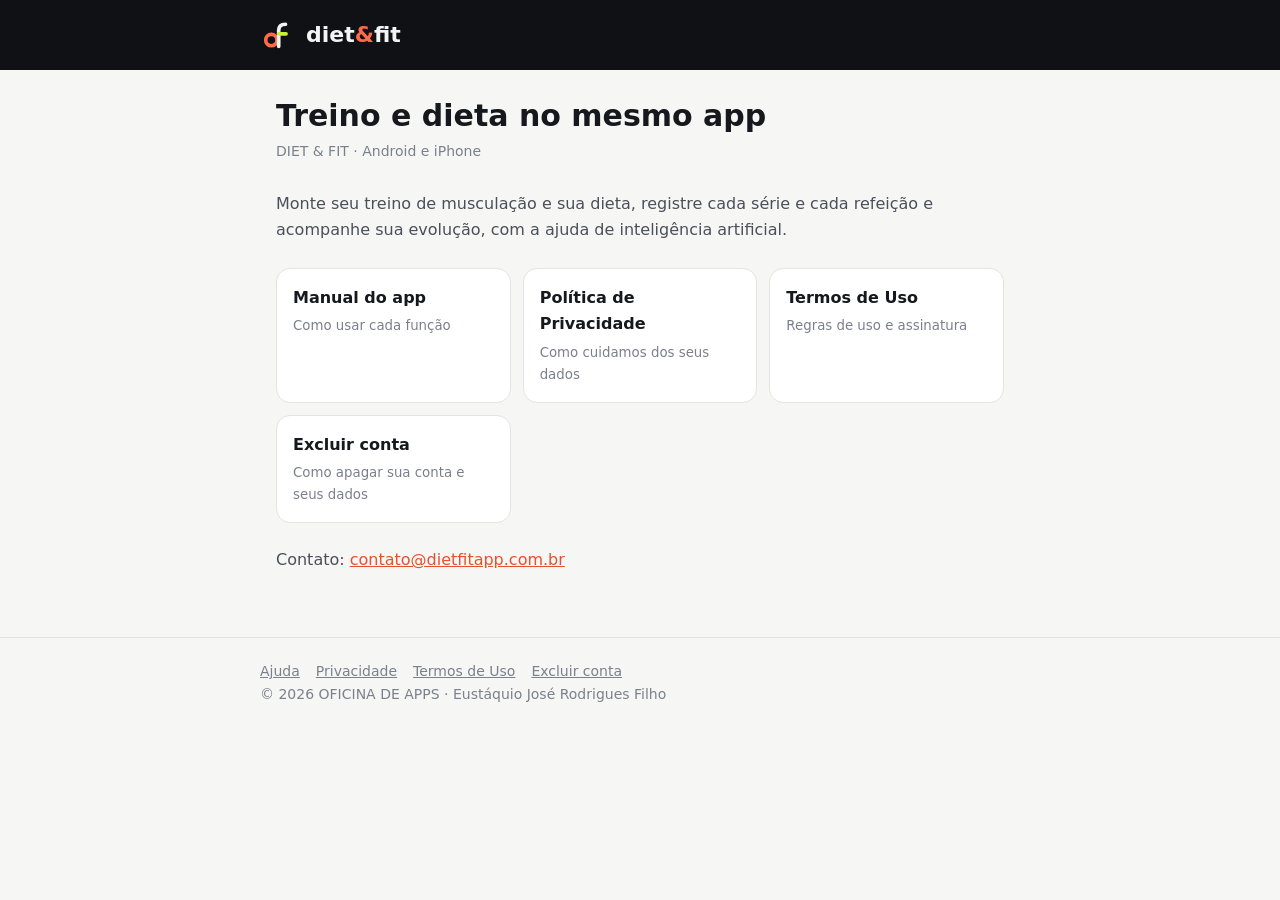
<file: index.html>
<!doctype html>
<html lang="pt-BR">
<head>
<meta charset="utf-8">
<meta name="viewport" content="width=device-width, initial-scale=1">
<title>DIET &amp; FIT</title>
<link rel="icon" href="favicon.png">
<link rel="stylesheet" href="estilo.css">
</head>
<body>
<header><div class="in"><a href="./"><svg width="34" height="34" viewBox="0 0 120 120" aria-hidden="true"><circle cx="40" cy="78" r="20" fill="none" stroke="#FF6B4A" stroke-width="13"/><path d="M66 100 L66 44 Q66 22 90 22" fill="none" stroke="#F2F3F5" stroke-width="13" stroke-linecap="round"/><line x1="66" y1="56" x2="92" y2="56" stroke="#C6F432" stroke-width="13" stroke-linecap="round"/></svg><b>diet<span>&amp;</span>fit</b></a></div></header>
<main>
<h1>Treino e dieta no mesmo app</h1>
<p class="meta">DIET &amp; FIT · Android e iPhone</p>
<p>Monte seu treino de musculação e sua dieta, registre cada série e cada refeição e acompanhe sua evolução, com a ajuda de inteligência artificial.</p>
<div class="grid">
<a href="ajuda.html">Manual do app<small>Como usar cada função</small></a>
<a href="privacidade.html">Política de Privacidade<small>Como cuidamos dos seus dados</small></a>
<a href="termos.html">Termos de Uso<small>Regras de uso e assinatura</small></a>
<a href="excluir-conta.html">Excluir conta<small>Como apagar sua conta e seus dados</small></a>
</div>
<p>Contato: <a href="mailto:contato@dietfitapp.com.br">contato@dietfitapp.com.br</a></p>
</main>
<footer><div class="in"><a href="ajuda.html">Ajuda</a><a href="privacidade.html">Privacidade</a><a href="termos.html">Termos de Uso</a><a href="excluir-conta.html">Excluir conta</a><br>© 2026 OFICINA DE APPS · Eustáquio José Rodrigues Filho</div></footer>
</body>
</html>
</file>
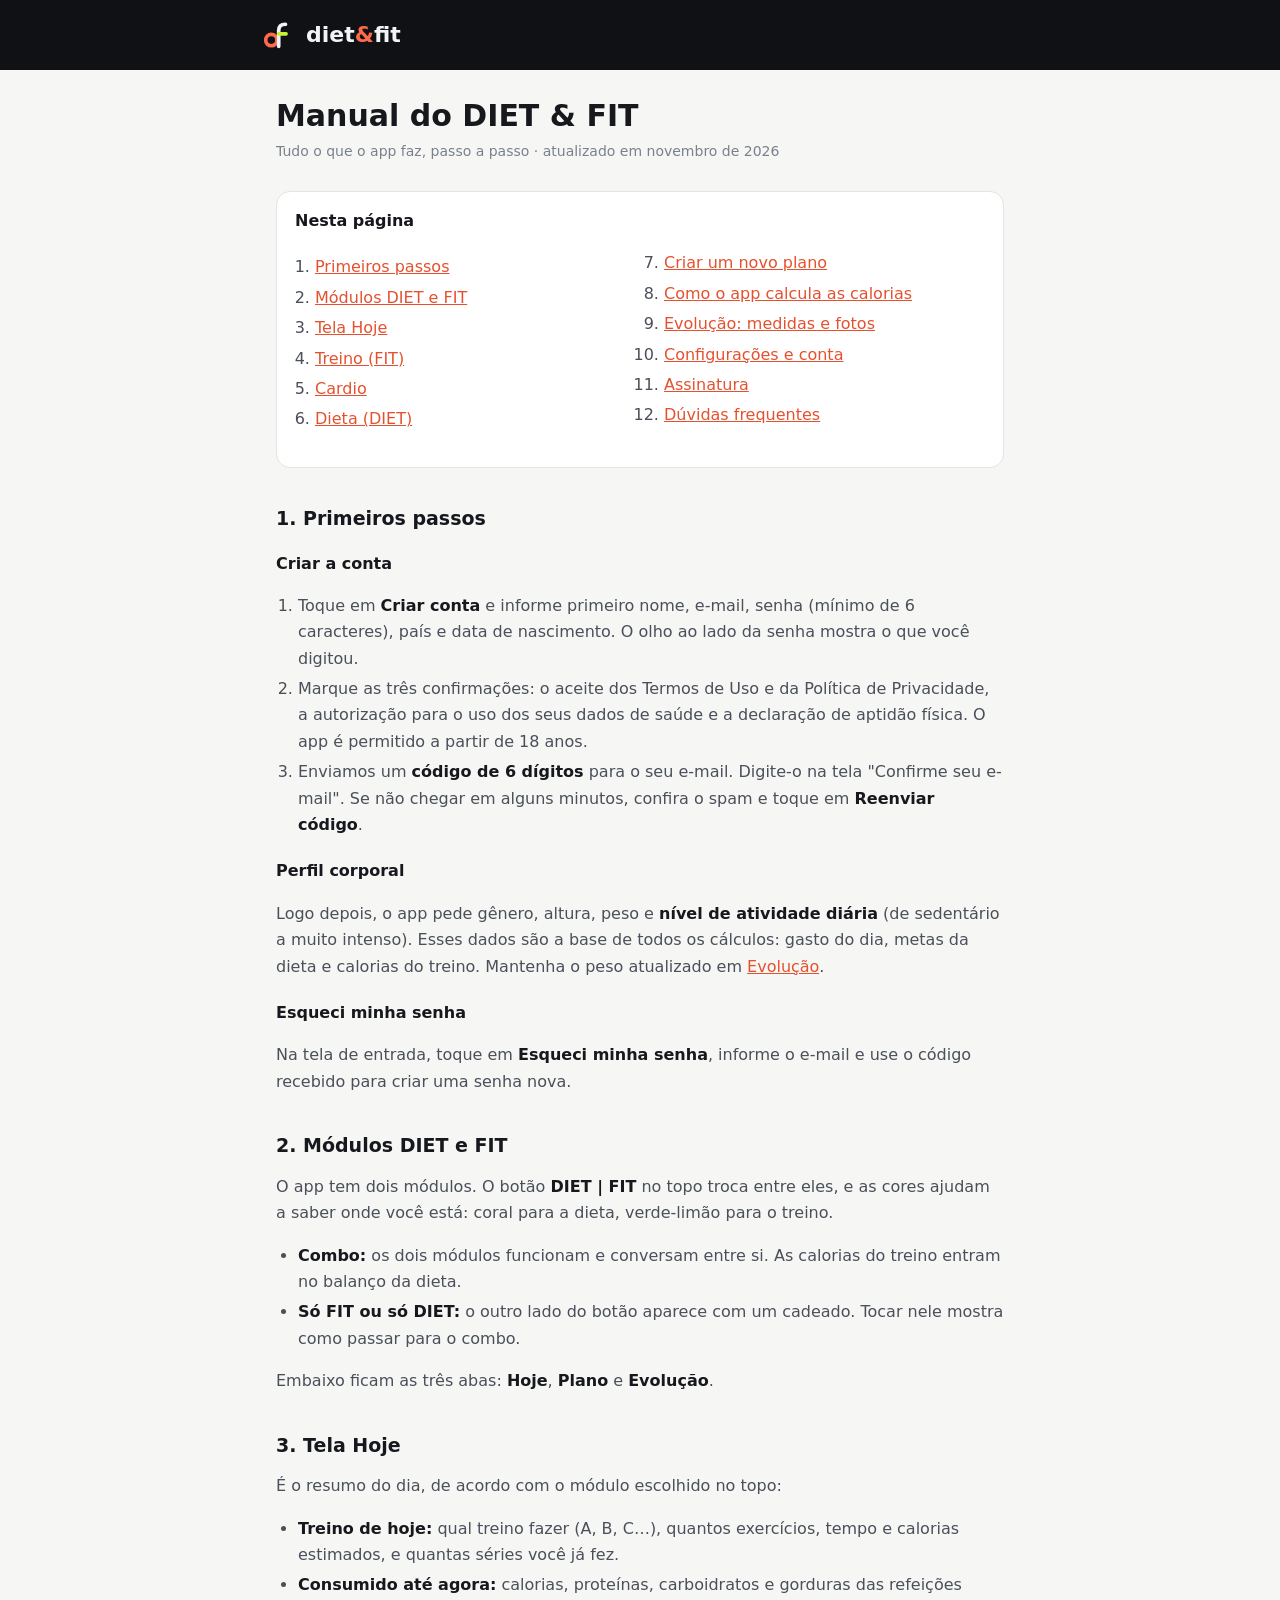
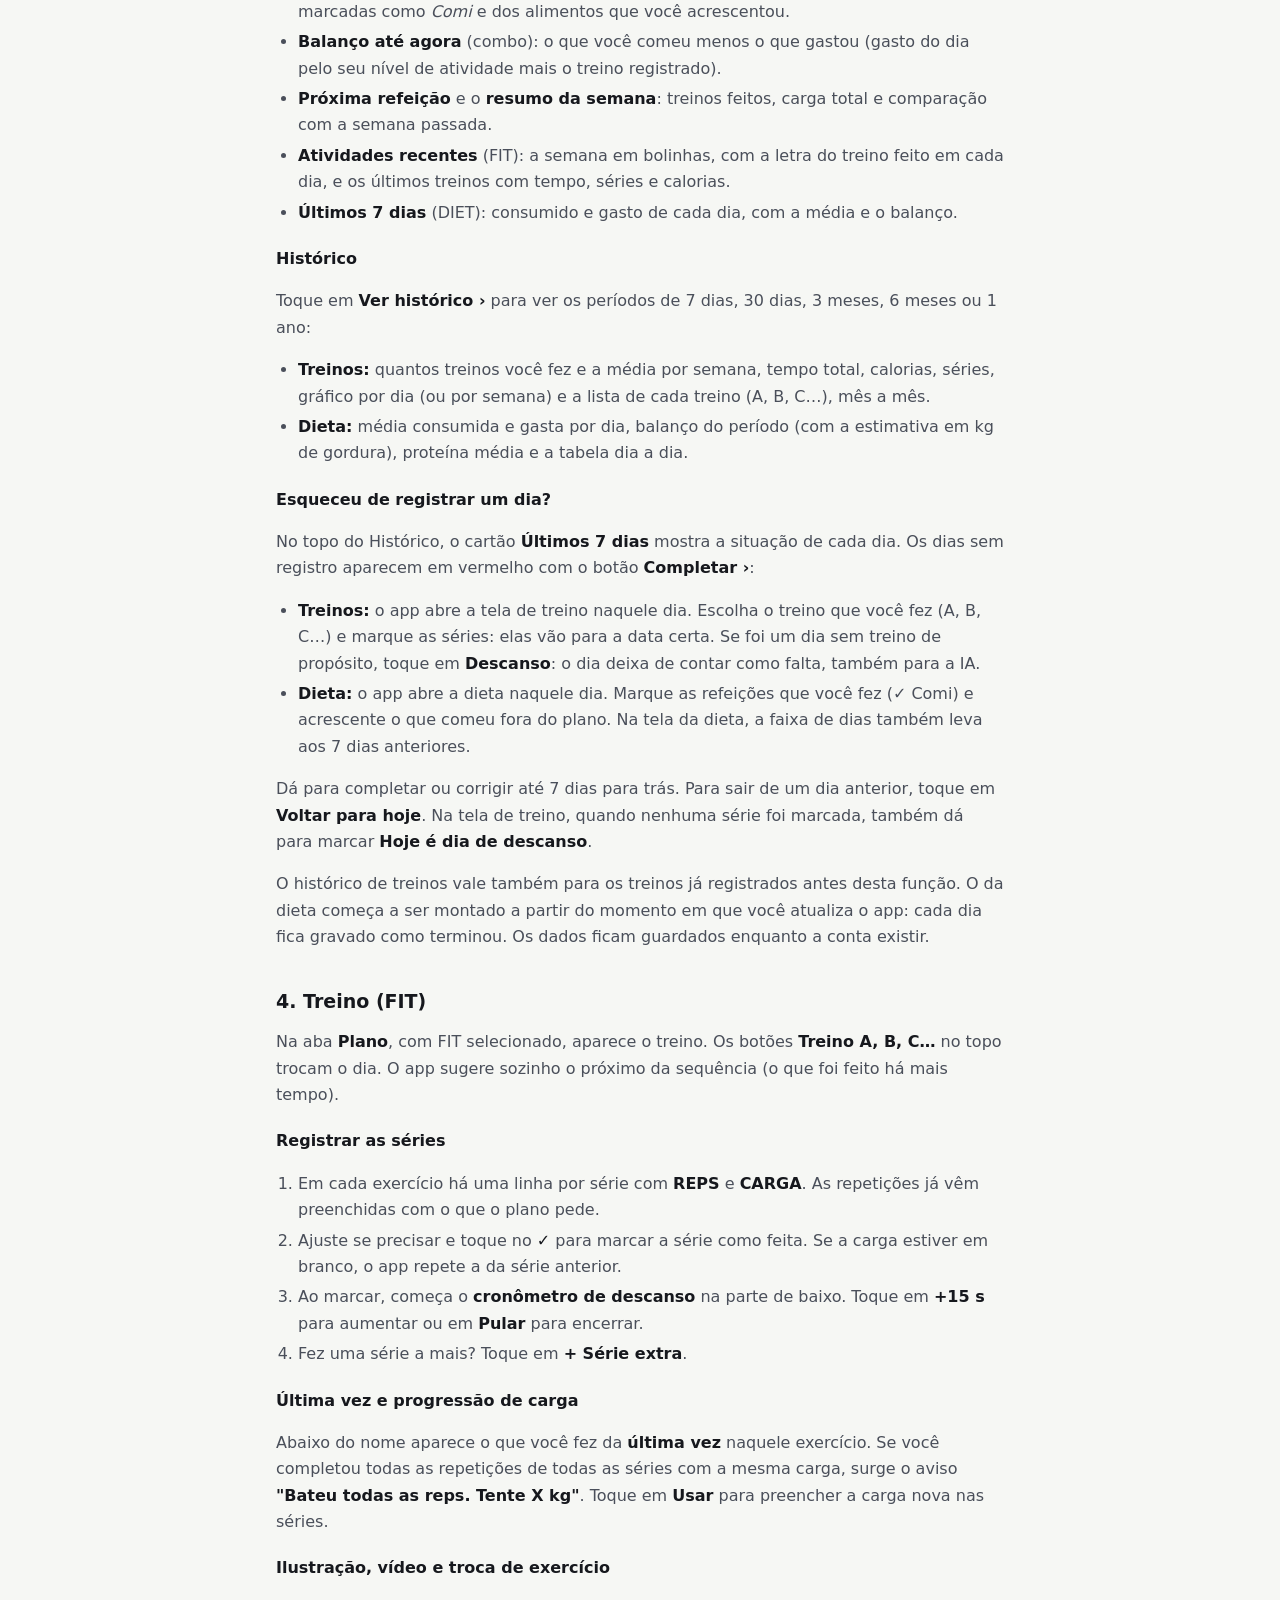
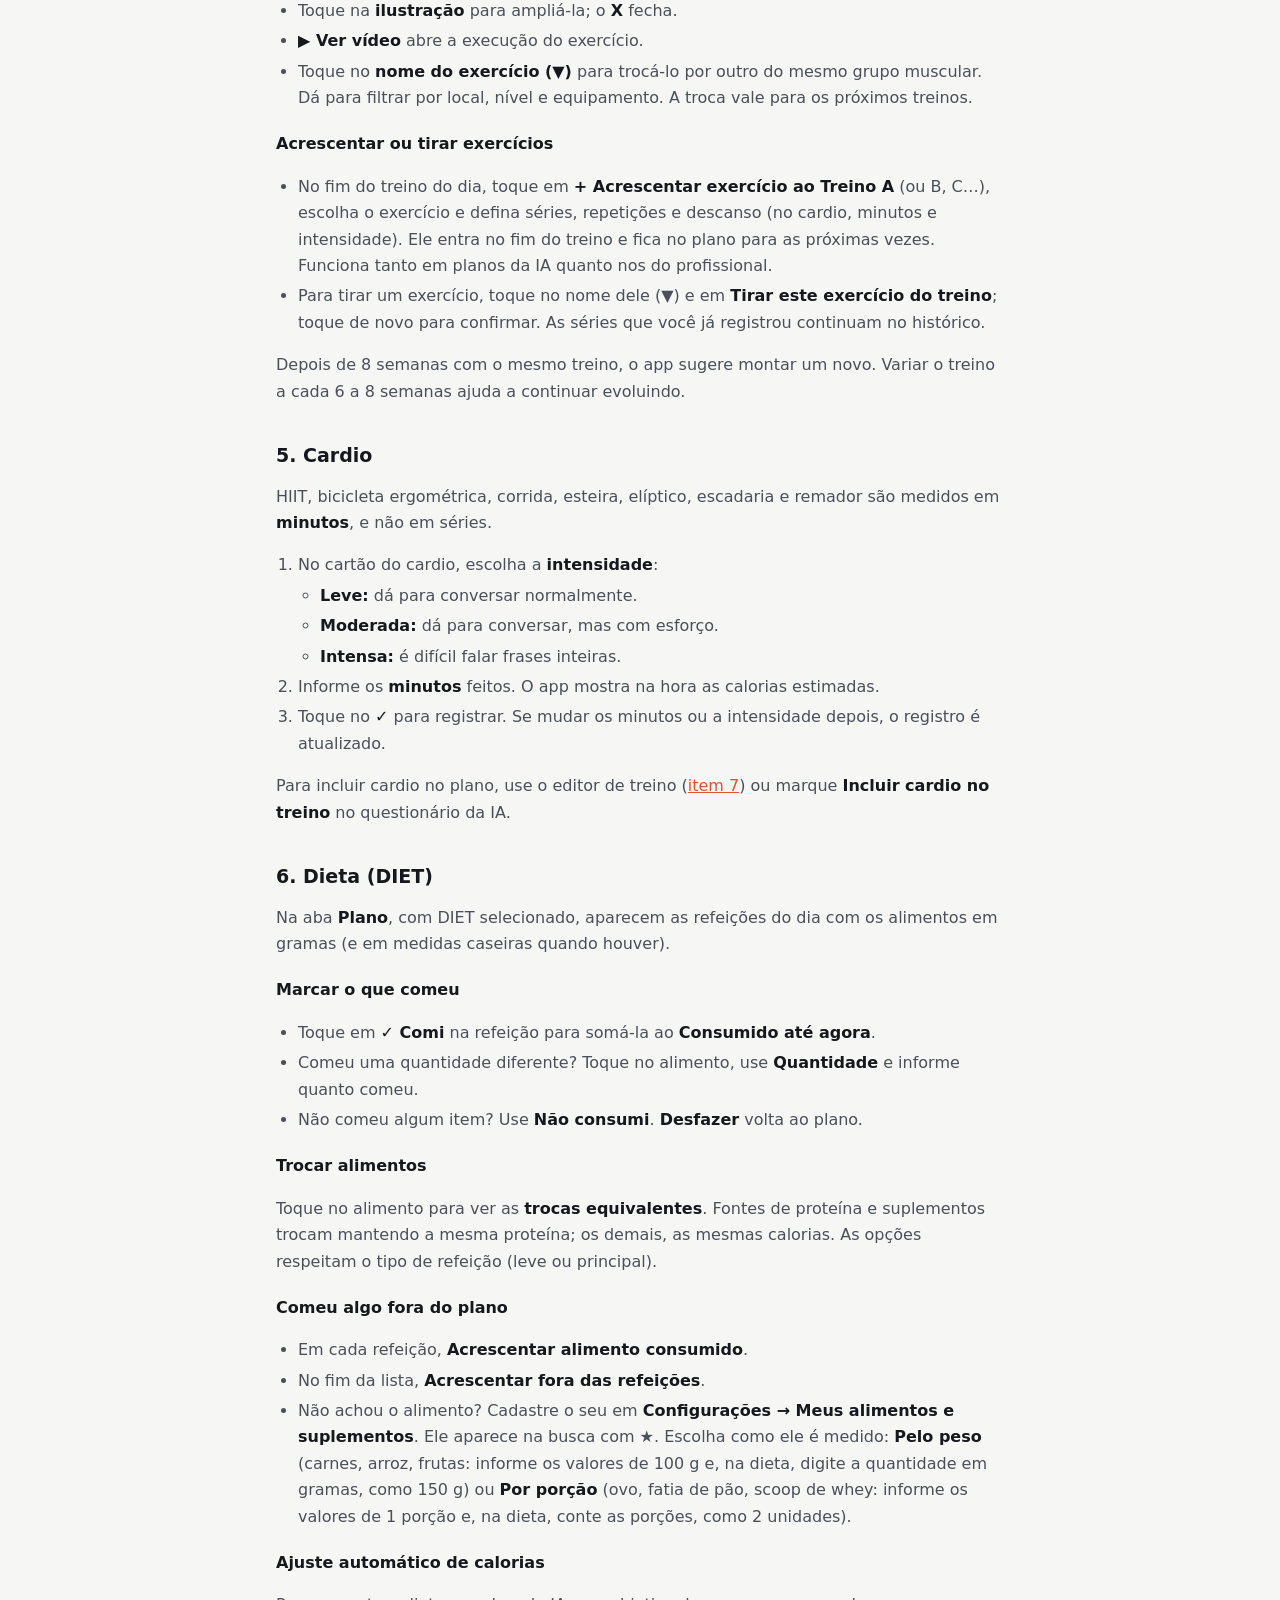
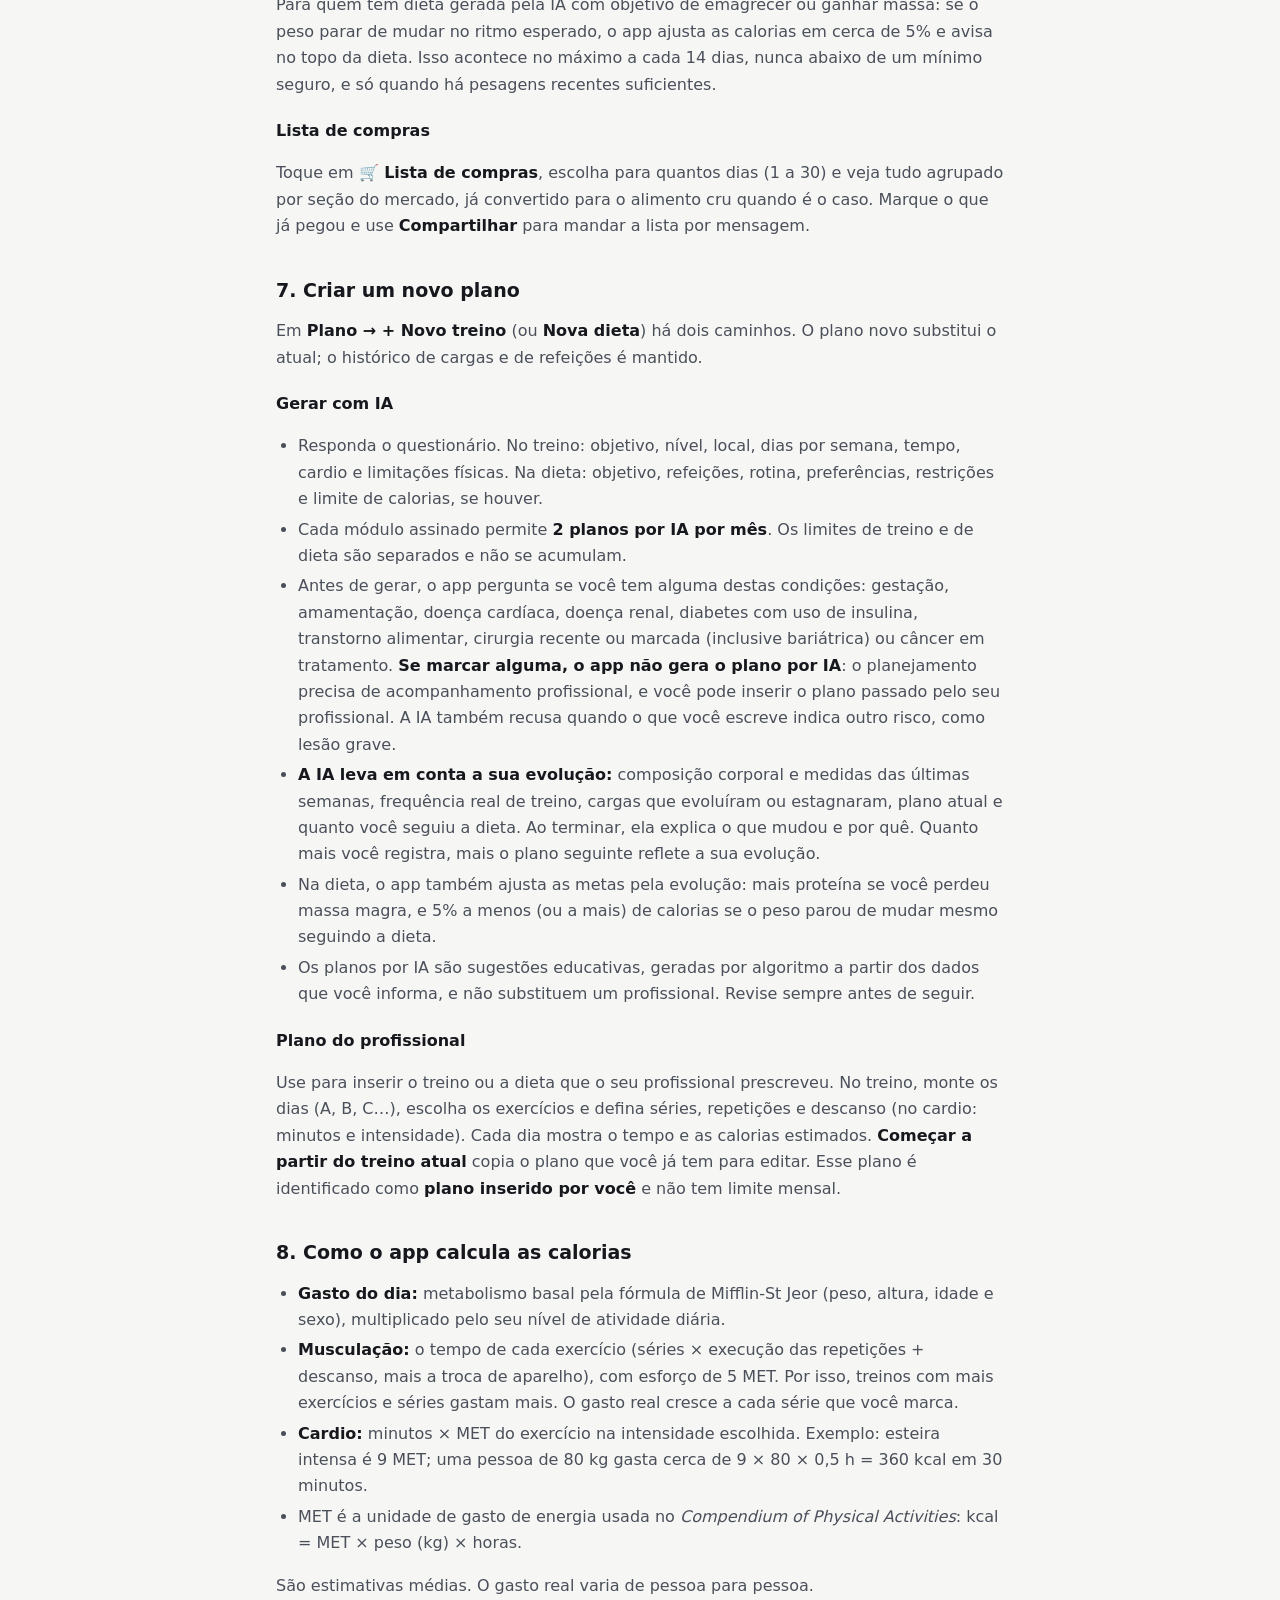
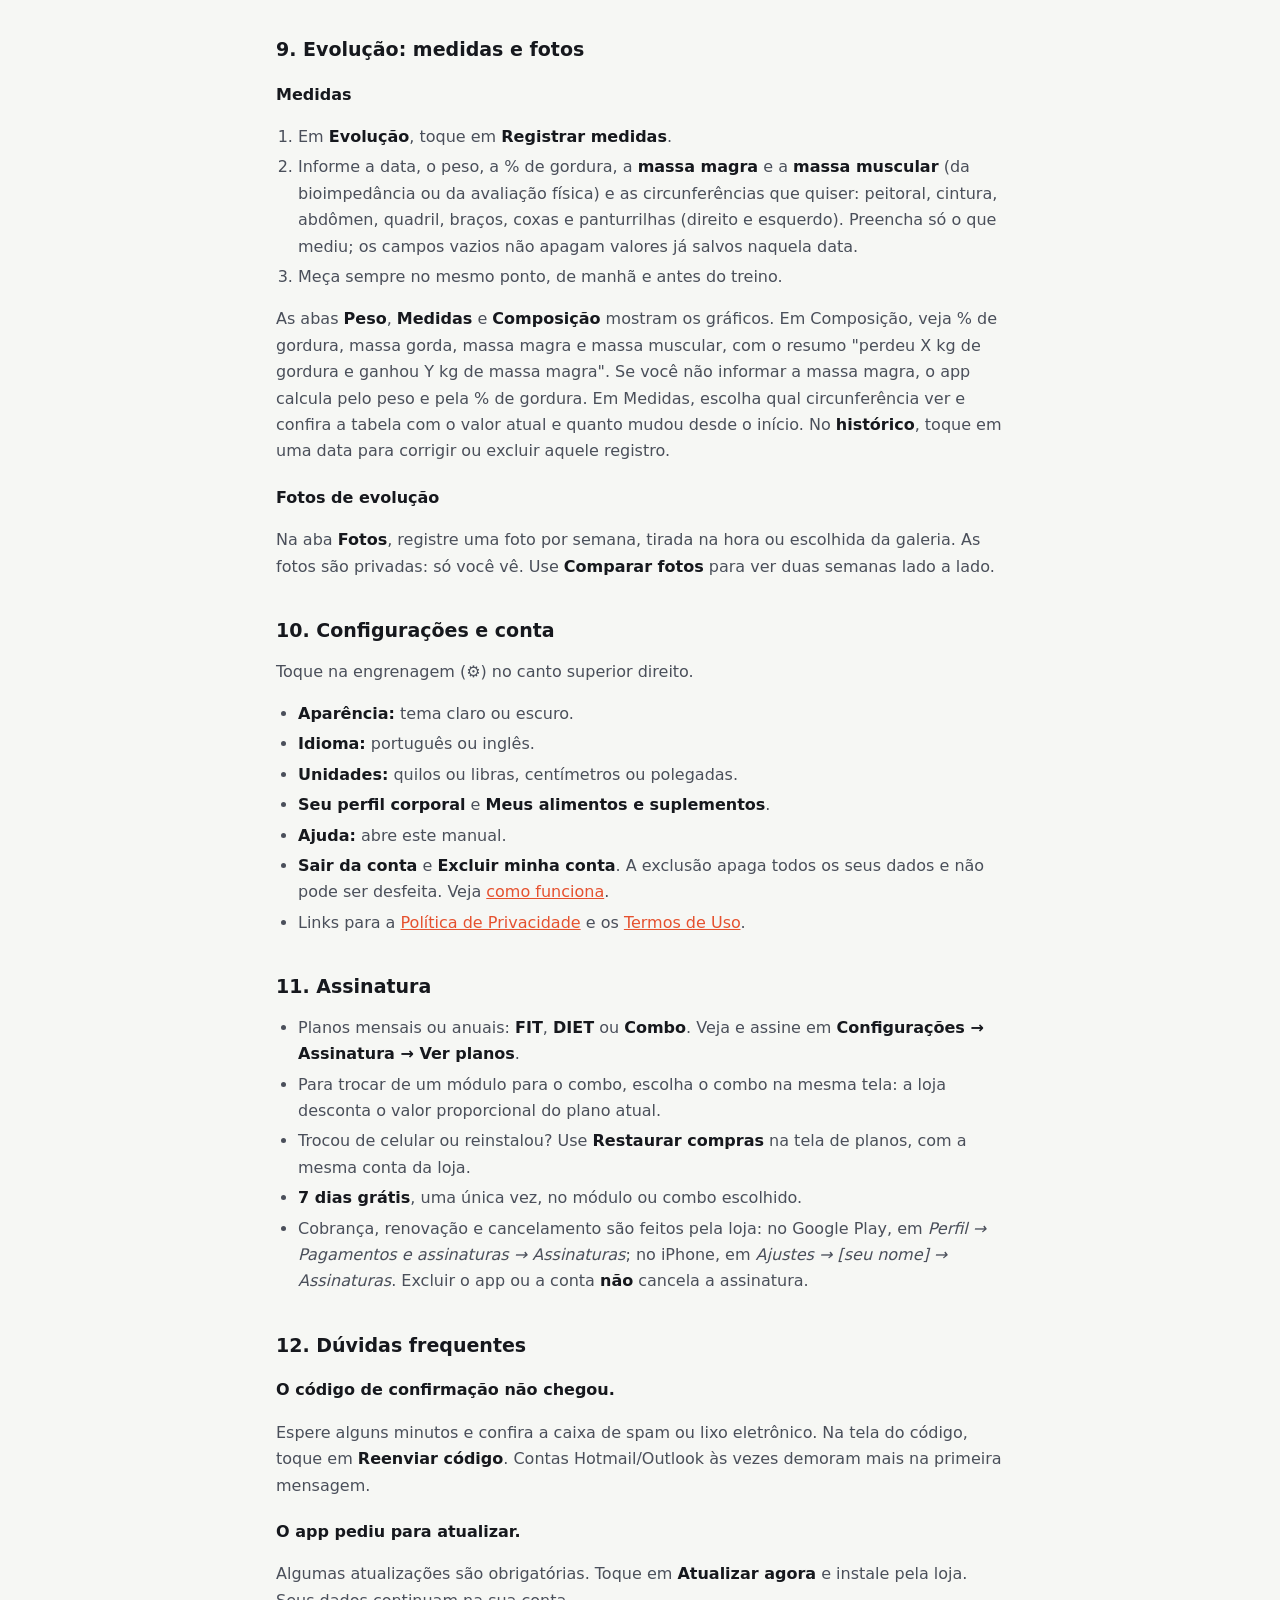
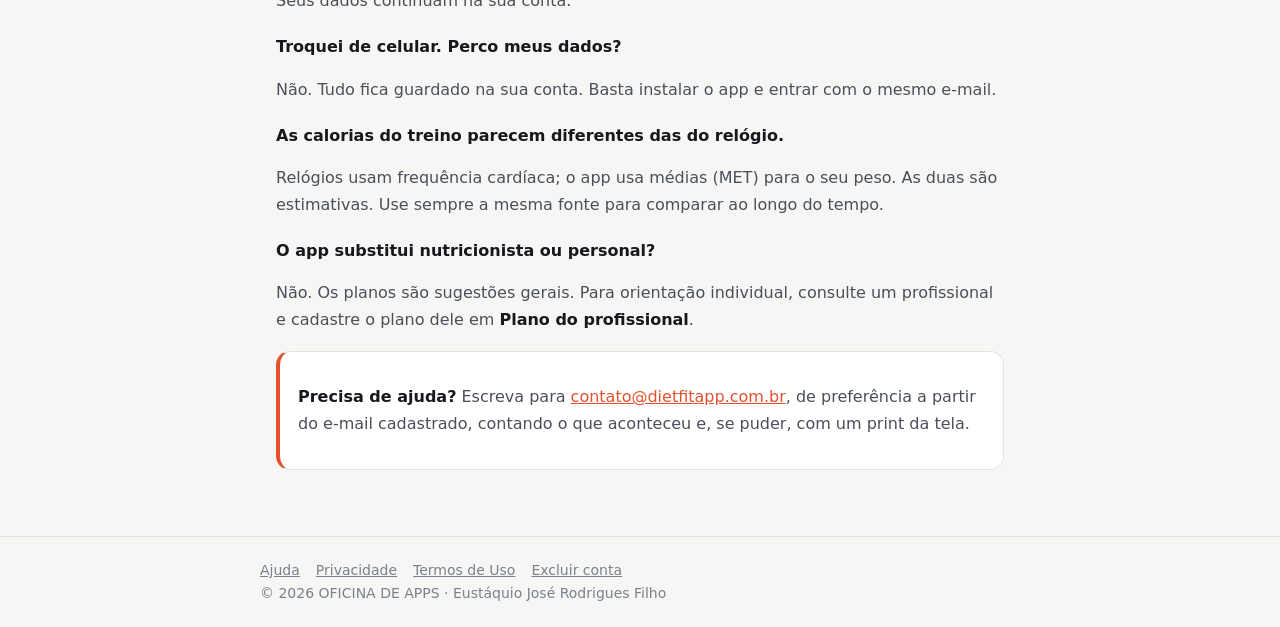
<file: ajuda.html>
<!doctype html>
<html lang="pt-BR">
<head>
<meta charset="utf-8">
<meta name="viewport" content="width=device-width, initial-scale=1">
<title>Manual · DIET &amp; FIT</title>
<link rel="icon" href="favicon.png">
<link rel="stylesheet" href="estilo.css">
</head>
<body>
<header><div class="in"><a href="./"><svg width="34" height="34" viewBox="0 0 120 120" aria-hidden="true"><circle cx="40" cy="78" r="20" fill="none" stroke="#FF6B4A" stroke-width="13"/><path d="M66 100 L66 44 Q66 22 90 22" fill="none" stroke="#F2F3F5" stroke-width="13" stroke-linecap="round"/><line x1="66" y1="56" x2="92" y2="56" stroke="#C6F432" stroke-width="13" stroke-linecap="round"/></svg><b>diet<span>&amp;</span>fit</b></a></div></header>
<main>
<h1>Manual do DIET &amp; FIT</h1>
<p class="meta">Tudo o que o app faz, passo a passo · atualizado em novembro de 2026</p>

<div class="box"><strong>Nesta página</strong>
<ol class="toc">
<li><a href="#comeco">Primeiros passos</a></li>
<li><a href="#modulos">Módulos DIET e FIT</a></li>
<li><a href="#hoje">Tela Hoje</a></li>
<li><a href="#treino">Treino (FIT)</a></li>
<li><a href="#cardio">Cardio</a></li>
<li><a href="#dieta">Dieta (DIET)</a></li>
<li><a href="#planos">Criar um novo plano</a></li>
<li><a href="#calorias">Como o app calcula as calorias</a></li>
<li><a href="#evolucao">Evolução: medidas e fotos</a></li>
<li><a href="#config">Configurações e conta</a></li>
<li><a href="#assinatura">Assinatura</a></li>
<li><a href="#duvidas">Dúvidas frequentes</a></li>
</ol></div>

<h2 id="comeco">1. Primeiros passos</h2>
<h3>Criar a conta</h3>
<ol>
<li>Toque em <strong>Criar conta</strong> e informe primeiro nome, e-mail, senha (mínimo de 6 caracteres), país e data de nascimento. O olho ao lado da senha mostra o que você digitou.</li>
<li>Marque as três confirmações: o aceite dos Termos de Uso e da Política de Privacidade, a autorização para o uso dos seus dados de saúde e a declaração de aptidão física. O app é permitido a partir de 18 anos.</li>
<li>Enviamos um <strong>código de 6 dígitos</strong> para o seu e-mail. Digite-o na tela "Confirme seu e-mail". Se não chegar em alguns minutos, confira o spam e toque em <strong>Reenviar código</strong>.</li>
</ol>
<h3>Perfil corporal</h3>
<p>Logo depois, o app pede gênero, altura, peso e <strong>nível de atividade diária</strong> (de sedentário a muito intenso). Esses dados são a base de todos os cálculos: gasto do dia, metas da dieta e calorias do treino. Mantenha o peso atualizado em <a href="#evolucao">Evolução</a>.</p>
<h3>Esqueci minha senha</h3>
<p>Na tela de entrada, toque em <strong>Esqueci minha senha</strong>, informe o e-mail e use o código recebido para criar uma senha nova.</p>

<h2 id="modulos">2. Módulos DIET e FIT</h2>
<p>O app tem dois módulos. O botão <strong>DIET | FIT</strong> no topo troca entre eles, e as cores ajudam a saber onde você está: coral para a dieta, verde-limão para o treino.</p>
<ul>
<li><strong>Combo:</strong> os dois módulos funcionam e conversam entre si. As calorias do treino entram no balanço da dieta.</li>
<li><strong>Só FIT ou só DIET:</strong> o outro lado do botão aparece com um cadeado. Tocar nele mostra como passar para o combo.</li>
</ul>
<p>Embaixo ficam as três abas: <strong>Hoje</strong>, <strong>Plano</strong> e <strong>Evolução</strong>.</p>

<h2 id="hoje">3. Tela Hoje</h2>
<p>É o resumo do dia, de acordo com o módulo escolhido no topo:</p>
<ul>
<li><strong>Treino de hoje:</strong> qual treino fazer (A, B, C…), quantos exercícios, tempo e calorias estimados, e quantas séries você já fez.</li>
<li><strong>Consumido até agora:</strong> calorias, proteínas, carboidratos e gorduras das refeições marcadas como <em>Comi</em> e dos alimentos que você acrescentou.</li>
<li><strong>Balanço até agora</strong> (combo): o que você comeu menos o que gastou (gasto do dia pelo seu nível de atividade mais o treino registrado).</li>
<li><strong>Próxima refeição</strong> e o <strong>resumo da semana</strong>: treinos feitos, carga total e comparação com a semana passada.</li>
<li><strong>Atividades recentes</strong> (FIT): a semana em bolinhas, com a letra do treino feito em cada dia, e os últimos treinos com tempo, séries e calorias.</li>
<li><strong>Últimos 7 dias</strong> (DIET): consumido e gasto de cada dia, com a média e o balanço.</li>
</ul>
<h3>Histórico</h3>
<p>Toque em <strong>Ver histórico ›</strong> para ver os períodos de 7 dias, 30 dias, 3 meses, 6 meses ou 1 ano:</p>
<ul>
<li><strong>Treinos:</strong> quantos treinos você fez e a média por semana, tempo total, calorias, séries, gráfico por dia (ou por semana) e a lista de cada treino (A, B, C…), mês a mês.</li>
<li><strong>Dieta:</strong> média consumida e gasta por dia, balanço do período (com a estimativa em kg de gordura), proteína média e a tabela dia a dia.</li>
</ul>
<h3>Esqueceu de registrar um dia?</h3>
<p>No topo do Histórico, o cartão <strong>Últimos 7 dias</strong> mostra a situação de cada dia. Os dias sem registro aparecem em vermelho com o botão <strong>Completar ›</strong>:</p>
<ul>
<li><strong>Treinos:</strong> o app abre a tela de treino naquele dia. Escolha o treino que você fez (A, B, C…) e marque as séries: elas vão para a data certa. Se foi um dia sem treino de propósito, toque em <strong>Descanso</strong>: o dia deixa de contar como falta, também para a IA.</li>
<li><strong>Dieta:</strong> o app abre a dieta naquele dia. Marque as refeições que você fez (✓ Comi) e acrescente o que comeu fora do plano. Na tela da dieta, a faixa de dias também leva aos 7 dias anteriores.</li>
</ul>
<p>Dá para completar ou corrigir até 7 dias para trás. Para sair de um dia anterior, toque em <strong>Voltar para hoje</strong>. Na tela de treino, quando nenhuma série foi marcada, também dá para marcar <strong>Hoje é dia de descanso</strong>.</p>
<p>O histórico de treinos vale também para os treinos já registrados antes desta função. O da dieta começa a ser montado a partir do momento em que você atualiza o app: cada dia fica gravado como terminou. Os dados ficam guardados enquanto a conta existir.</p>

<h2 id="treino">4. Treino (FIT)</h2>
<p>Na aba <strong>Plano</strong>, com FIT selecionado, aparece o treino. Os botões <strong>Treino A, B, C…</strong> no topo trocam o dia. O app sugere sozinho o próximo da sequência (o que foi feito há mais tempo).</p>
<h3>Registrar as séries</h3>
<ol>
<li>Em cada exercício há uma linha por série com <strong>REPS</strong> e <strong>CARGA</strong>. As repetições já vêm preenchidas com o que o plano pede.</li>
<li>Ajuste se precisar e toque no <strong>✓</strong> para marcar a série como feita. Se a carga estiver em branco, o app repete a da série anterior.</li>
<li>Ao marcar, começa o <strong>cronômetro de descanso</strong> na parte de baixo. Toque em <strong>+15 s</strong> para aumentar ou em <strong>Pular</strong> para encerrar.</li>
<li>Fez uma série a mais? Toque em <strong>+ Série extra</strong>.</li>
</ol>
<h3>Última vez e progressão de carga</h3>
<p>Abaixo do nome aparece o que você fez da <strong>última vez</strong> naquele exercício. Se você completou todas as repetições de todas as séries com a mesma carga, surge o aviso <strong>"Bateu todas as reps. Tente X kg"</strong>. Toque em <strong>Usar</strong> para preencher a carga nova nas séries.</p>
<h3>Ilustração, vídeo e troca de exercício</h3>
<ul>
<li>Toque na <strong>ilustração</strong> para ampliá-la; o <strong>X</strong> fecha.</li>
<li><strong>▶ Ver vídeo</strong> abre a execução do exercício.</li>
<li>Toque no <strong>nome do exercício (▼)</strong> para trocá-lo por outro do mesmo grupo muscular. Dá para filtrar por local, nível e equipamento. A troca vale para os próximos treinos.</li>
</ul>
<h3>Acrescentar ou tirar exercícios</h3>
<ul>
<li>No fim do treino do dia, toque em <strong>+ Acrescentar exercício ao Treino A</strong> (ou B, C…), escolha o exercício e defina séries, repetições e descanso (no cardio, minutos e intensidade). Ele entra no fim do treino e fica no plano para as próximas vezes. Funciona tanto em planos da IA quanto nos do profissional.</li>
<li>Para tirar um exercício, toque no nome dele (▼) e em <strong>Tirar este exercício do treino</strong>; toque de novo para confirmar. As séries que você já registrou continuam no histórico.</li>
</ul>
<p>Depois de 8 semanas com o mesmo treino, o app sugere montar um novo. Variar o treino a cada 6 a 8 semanas ajuda a continuar evoluindo.</p>

<h2 id="cardio">5. Cardio</h2>
<p>HIIT, bicicleta ergométrica, corrida, esteira, elíptico, escadaria e remador são medidos em <strong>minutos</strong>, e não em séries.</p>
<ol>
<li>No cartão do cardio, escolha a <strong>intensidade</strong>:
<ul><li><strong>Leve:</strong> dá para conversar normalmente.</li><li><strong>Moderada:</strong> dá para conversar, mas com esforço.</li><li><strong>Intensa:</strong> é difícil falar frases inteiras.</li></ul></li>
<li>Informe os <strong>minutos</strong> feitos. O app mostra na hora as calorias estimadas.</li>
<li>Toque no <strong>✓</strong> para registrar. Se mudar os minutos ou a intensidade depois, o registro é atualizado.</li>
</ol>
<p>Para incluir cardio no plano, use o editor de treino (<a href="#planos">item 7</a>) ou marque <strong>Incluir cardio no treino</strong> no questionário da IA.</p>

<h2 id="dieta">6. Dieta (DIET)</h2>
<p>Na aba <strong>Plano</strong>, com DIET selecionado, aparecem as refeições do dia com os alimentos em gramas (e em medidas caseiras quando houver).</p>
<h3>Marcar o que comeu</h3>
<ul>
<li>Toque em <strong>✓ Comi</strong> na refeição para somá-la ao <strong>Consumido até agora</strong>.</li>
<li>Comeu uma quantidade diferente? Toque no alimento, use <strong>Quantidade</strong> e informe quanto comeu.</li>
<li>Não comeu algum item? Use <strong>Não consumi</strong>. <strong>Desfazer</strong> volta ao plano.</li>
</ul>
<h3>Trocar alimentos</h3>
<p>Toque no alimento para ver as <strong>trocas equivalentes</strong>. Fontes de proteína e suplementos trocam mantendo a mesma proteína; os demais, as mesmas calorias. As opções respeitam o tipo de refeição (leve ou principal).</p>
<h3>Comeu algo fora do plano</h3>
<ul>
<li>Em cada refeição, <strong>Acrescentar alimento consumido</strong>.</li>
<li>No fim da lista, <strong>Acrescentar fora das refeições</strong>.</li>
<li>Não achou o alimento? Cadastre o seu em <strong>Configurações → Meus alimentos e suplementos</strong>. Ele aparece na busca com ★. Escolha como ele é medido: <strong>Pelo peso</strong> (carnes, arroz, frutas: informe os valores de 100 g e, na dieta, digite a quantidade em gramas, como 150 g) ou <strong>Por porção</strong> (ovo, fatia de pão, scoop de whey: informe os valores de 1 porção e, na dieta, conte as porções, como 2 unidades).</li>
</ul>
<h3>Ajuste automático de calorias</h3>
<p>Para quem tem dieta gerada pela IA com objetivo de emagrecer ou ganhar massa: se o peso parar de mudar no ritmo esperado, o app ajusta as calorias em cerca de 5% e avisa no topo da dieta. Isso acontece no máximo a cada 14 dias, nunca abaixo de um mínimo seguro, e só quando há pesagens recentes suficientes.</p>
<h3>Lista de compras</h3>
<p>Toque em <strong>🛒 Lista de compras</strong>, escolha para quantos dias (1 a 30) e veja tudo agrupado por seção do mercado, já convertido para o alimento cru quando é o caso. Marque o que já pegou e use <strong>Compartilhar</strong> para mandar a lista por mensagem.</p>

<h2 id="planos">7. Criar um novo plano</h2>
<p>Em <strong>Plano → + Novo treino</strong> (ou <strong>Nova dieta</strong>) há dois caminhos. O plano novo substitui o atual; o histórico de cargas e de refeições é mantido.</p>
<h3>Gerar com IA</h3>
<ul>
<li>Responda o questionário. No treino: objetivo, nível, local, dias por semana, tempo, cardio e limitações físicas. Na dieta: objetivo, refeições, rotina, preferências, restrições e limite de calorias, se houver.</li>
<li>Cada módulo assinado permite <strong>2 planos por IA por mês</strong>. Os limites de treino e de dieta são separados e não se acumulam.</li>
<li>Antes de gerar, o app pergunta se você tem alguma destas condições: gestação, amamentação, doença cardíaca, doença renal, diabetes com uso de insulina, transtorno alimentar, cirurgia recente ou marcada (inclusive bariátrica) ou câncer em tratamento. <strong>Se marcar alguma, o app não gera o plano por IA</strong>: o planejamento precisa de acompanhamento profissional, e você pode inserir o plano passado pelo seu profissional. A IA também recusa quando o que você escreve indica outro risco, como lesão grave.</li>
<li><strong>A IA leva em conta a sua evolução:</strong> composição corporal e medidas das últimas semanas, frequência real de treino, cargas que evoluíram ou estagnaram, plano atual e quanto você seguiu a dieta. Ao terminar, ela explica o que mudou e por quê. Quanto mais você registra, mais o plano seguinte reflete a sua evolução.</li>
<li>Na dieta, o app também ajusta as metas pela evolução: mais proteína se você perdeu massa magra, e 5% a menos (ou a mais) de calorias se o peso parou de mudar mesmo seguindo a dieta.</li>
<li>Os planos por IA são sugestões educativas, geradas por algoritmo a partir dos dados que você informa, e não substituem um profissional. Revise sempre antes de seguir.</li>
</ul>
<h3>Plano do profissional</h3>
<p>Use para inserir o treino ou a dieta que o seu profissional prescreveu. No treino, monte os dias (A, B, C…), escolha os exercícios e defina séries, repetições e descanso (no cardio: minutos e intensidade). Cada dia mostra o tempo e as calorias estimados. <strong>Começar a partir do treino atual</strong> copia o plano que você já tem para editar. Esse plano é identificado como <strong>plano inserido por você</strong> e não tem limite mensal.</p>

<h2 id="calorias">8. Como o app calcula as calorias</h2>
<ul>
<li><strong>Gasto do dia:</strong> metabolismo basal pela fórmula de Mifflin-St Jeor (peso, altura, idade e sexo), multiplicado pelo seu nível de atividade diária.</li>
<li><strong>Musculação:</strong> o tempo de cada exercício (séries × execução das repetições + descanso, mais a troca de aparelho), com esforço de 5 MET. Por isso, treinos com mais exercícios e séries gastam mais. O gasto real cresce a cada série que você marca.</li>
<li><strong>Cardio:</strong> minutos × MET do exercício na intensidade escolhida. Exemplo: esteira intensa é 9 MET; uma pessoa de 80 kg gasta cerca de 9 × 80 × 0,5 h = 360 kcal em 30 minutos.</li>
<li>MET é a unidade de gasto de energia usada no <em>Compendium of Physical Activities</em>: kcal = MET × peso (kg) × horas.</li>
</ul>
<p>São estimativas médias. O gasto real varia de pessoa para pessoa.</p>

<h2 id="evolucao">9. Evolução: medidas e fotos</h2>
<h3>Medidas</h3>
<ol>
<li>Em <strong>Evolução</strong>, toque em <strong>Registrar medidas</strong>.</li>
<li>Informe a data, o peso, a % de gordura, a <strong>massa magra</strong> e a <strong>massa muscular</strong> (da bioimpedância ou da avaliação física) e as circunferências que quiser: peitoral, cintura, abdômen, quadril, braços, coxas e panturrilhas (direito e esquerdo). Preencha só o que mediu; os campos vazios não apagam valores já salvos naquela data.</li>
<li>Meça sempre no mesmo ponto, de manhã e antes do treino.</li>
</ol>
<p>As abas <strong>Peso</strong>, <strong>Medidas</strong> e <strong>Composição</strong> mostram os gráficos. Em Composição, veja % de gordura, massa gorda, massa magra e massa muscular, com o resumo "perdeu X kg de gordura e ganhou Y kg de massa magra". Se você não informar a massa magra, o app calcula pelo peso e pela % de gordura. Em Medidas, escolha qual circunferência ver e confira a tabela com o valor atual e quanto mudou desde o início. No <strong>histórico</strong>, toque em uma data para corrigir ou excluir aquele registro.</p>
<h3>Fotos de evolução</h3>
<p>Na aba <strong>Fotos</strong>, registre uma foto por semana, tirada na hora ou escolhida da galeria. As fotos são privadas: só você vê. Use <strong>Comparar fotos</strong> para ver duas semanas lado a lado.</p>

<h2 id="config">10. Configurações e conta</h2>
<p>Toque na engrenagem (⚙) no canto superior direito.</p>
<ul>
<li><strong>Aparência:</strong> tema claro ou escuro.</li>
<li><strong>Idioma:</strong> português ou inglês.</li>
<li><strong>Unidades:</strong> quilos ou libras, centímetros ou polegadas.</li>
<li><strong>Seu perfil corporal</strong> e <strong>Meus alimentos e suplementos</strong>.</li>
<li><strong>Ajuda:</strong> abre este manual.</li>
<li><strong>Sair da conta</strong> e <strong>Excluir minha conta</strong>. A exclusão apaga todos os seus dados e não pode ser desfeita. Veja <a href="excluir-conta.html">como funciona</a>.</li>
<li>Links para a <a href="privacidade.html">Política de Privacidade</a> e os <a href="termos.html">Termos de Uso</a>.</li>
</ul>

<h2 id="assinatura">11. Assinatura</h2>
<ul>
<li>Planos mensais ou anuais: <strong>FIT</strong>, <strong>DIET</strong> ou <strong>Combo</strong>. Veja e assine em <strong>Configurações → Assinatura → Ver planos</strong>.</li>
<li>Para trocar de um módulo para o combo, escolha o combo na mesma tela: a loja desconta o valor proporcional do plano atual.</li>
<li>Trocou de celular ou reinstalou? Use <strong>Restaurar compras</strong> na tela de planos, com a mesma conta da loja.</li>
<li><strong>7 dias grátis</strong>, uma única vez, no módulo ou combo escolhido.</li>
<li>Cobrança, renovação e cancelamento são feitos pela loja: no Google Play, em <em>Perfil → Pagamentos e assinaturas → Assinaturas</em>; no iPhone, em <em>Ajustes → [seu nome] → Assinaturas</em>. Excluir o app ou a conta <strong>não</strong> cancela a assinatura.</li>
</ul>

<h2 id="duvidas">12. Dúvidas frequentes</h2>
<h3>O código de confirmação não chegou.</h3>
<p>Espere alguns minutos e confira a caixa de spam ou lixo eletrônico. Na tela do código, toque em <strong>Reenviar código</strong>. Contas Hotmail/Outlook às vezes demoram mais na primeira mensagem.</p>
<h3>O app pediu para atualizar.</h3>
<p>Algumas atualizações são obrigatórias. Toque em <strong>Atualizar agora</strong> e instale pela loja. Seus dados continuam na sua conta.</p>
<h3>Troquei de celular. Perco meus dados?</h3>
<p>Não. Tudo fica guardado na sua conta. Basta instalar o app e entrar com o mesmo e-mail.</p>
<h3>As calorias do treino parecem diferentes das do relógio.</h3>
<p>Relógios usam frequência cardíaca; o app usa médias (MET) para o seu peso. As duas são estimativas. Use sempre a mesma fonte para comparar ao longo do tempo.</p>
<h3>O app substitui nutricionista ou personal?</h3>
<p>Não. Os planos são sugestões gerais. Para orientação individual, consulte um profissional e cadastre o plano dele em <strong>Plano do profissional</strong>.</p>

<div class="box diet"><p><strong>Precisa de ajuda?</strong> Escreva para <a href="mailto:contato@dietfitapp.com.br?subject=Ajuda%20DIET%20%26%20FIT">contato@dietfitapp.com.br</a>, de preferência a partir do e-mail cadastrado, contando o que aconteceu e, se puder, com um print da tela.</p></div>
</main>
<footer><div class="in"><a href="ajuda.html">Ajuda</a><a href="privacidade.html">Privacidade</a><a href="termos.html">Termos de Uso</a><a href="excluir-conta.html">Excluir conta</a><br>© 2026 OFICINA DE APPS · Eustáquio José Rodrigues Filho</div></footer>
</body>
</html>
</file>
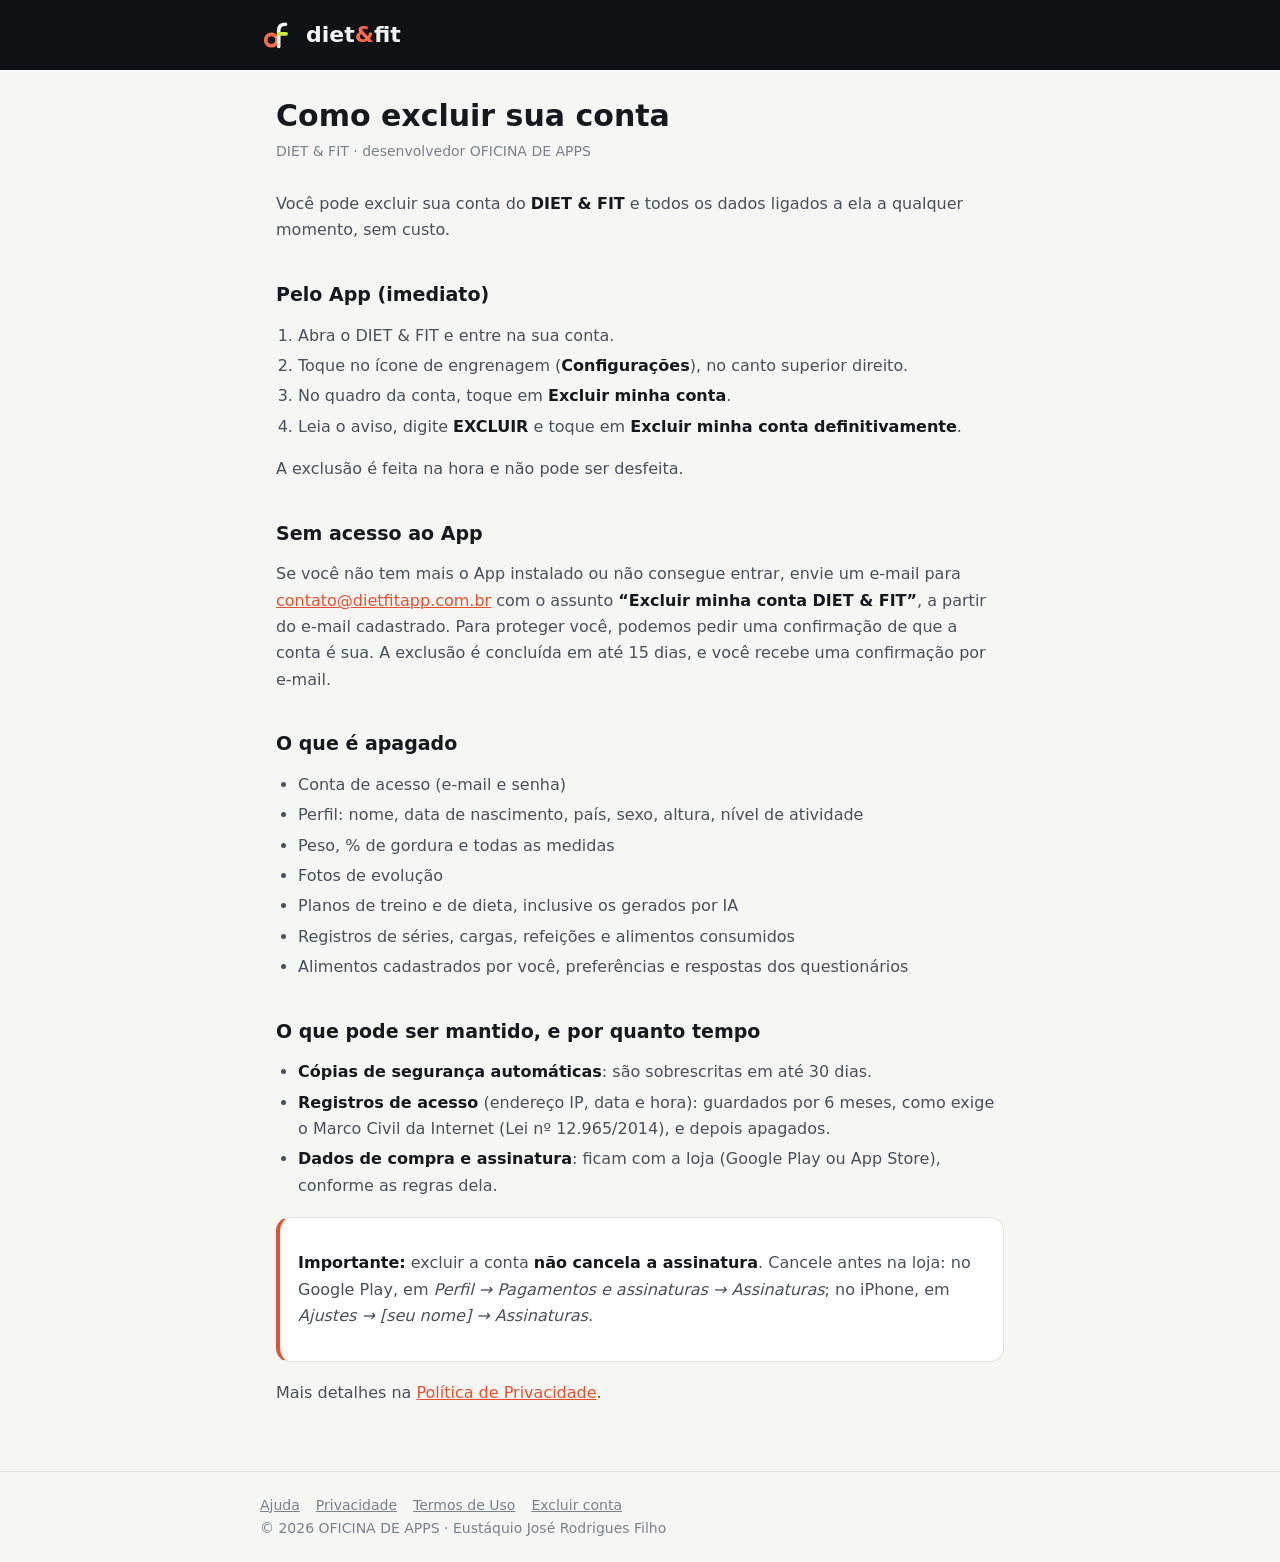
<file: excluir-conta.html>
<!doctype html>
<html lang="pt-BR">
<head>
<meta charset="utf-8">
<meta name="viewport" content="width=device-width, initial-scale=1">
<title>Excluir conta · DIET &amp; FIT</title>
<link rel="icon" href="favicon.png">
<link rel="stylesheet" href="estilo.css">
</head>
<body>
<header><div class="in"><a href="./"><svg width="34" height="34" viewBox="0 0 120 120" aria-hidden="true"><circle cx="40" cy="78" r="20" fill="none" stroke="#FF6B4A" stroke-width="13"/><path d="M66 100 L66 44 Q66 22 90 22" fill="none" stroke="#F2F3F5" stroke-width="13" stroke-linecap="round"/><line x1="66" y1="56" x2="92" y2="56" stroke="#C6F432" stroke-width="13" stroke-linecap="round"/></svg><b>diet<span>&amp;</span>fit</b></a></div></header>
<main>
<h1>Como excluir sua conta</h1>
<p class="meta">DIET &amp; FIT · desenvolvedor OFICINA DE APPS</p>

<p>Você pode excluir sua conta do <strong>DIET &amp; FIT</strong> e todos os dados ligados a ela a qualquer momento, sem custo.</p>

<h2>Pelo App (imediato)</h2>
<ol>
<li>Abra o DIET &amp; FIT e entre na sua conta.</li>
<li>Toque no ícone de engrenagem (<strong>Configurações</strong>), no canto superior direito.</li>
<li>No quadro da conta, toque em <strong>Excluir minha conta</strong>.</li>
<li>Leia o aviso, digite <strong>EXCLUIR</strong> e toque em <strong>Excluir minha conta definitivamente</strong>.</li>
</ol>
<p>A exclusão é feita na hora e não pode ser desfeita.</p>

<h2>Sem acesso ao App</h2>
<p>Se você não tem mais o App instalado ou não consegue entrar, envie um e-mail para <a href="mailto:contato@dietfitapp.com.br?subject=Excluir%20minha%20conta%20DIET%20%26%20FIT">contato@dietfitapp.com.br</a> com o assunto <strong>“Excluir minha conta DIET &amp; FIT”</strong>, a partir do e-mail cadastrado. Para proteger você, podemos pedir uma confirmação de que a conta é sua. A exclusão é concluída em até 15 dias, e você recebe uma confirmação por e-mail.</p>

<h2>O que é apagado</h2>
<ul>
<li>Conta de acesso (e-mail e senha)</li>
<li>Perfil: nome, data de nascimento, país, sexo, altura, nível de atividade</li>
<li>Peso, % de gordura e todas as medidas</li>
<li>Fotos de evolução</li>
<li>Planos de treino e de dieta, inclusive os gerados por IA</li>
<li>Registros de séries, cargas, refeições e alimentos consumidos</li>
<li>Alimentos cadastrados por você, preferências e respostas dos questionários</li>
</ul>

<h2>O que pode ser mantido, e por quanto tempo</h2>
<ul>
<li><strong>Cópias de segurança automáticas</strong>: são sobrescritas em até 30 dias.</li>
<li><strong>Registros de acesso</strong> (endereço IP, data e hora): guardados por 6 meses, como exige o Marco Civil da Internet (Lei nº 12.965/2014), e depois apagados.</li>
<li><strong>Dados de compra e assinatura</strong>: ficam com a loja (Google Play ou App Store), conforme as regras dela.</li>
</ul>

<div class="box diet"><p><strong>Importante:</strong> excluir a conta <strong>não cancela a assinatura</strong>. Cancele antes na loja: no Google Play, em <em>Perfil → Pagamentos e assinaturas → Assinaturas</em>; no iPhone, em <em>Ajustes → [seu nome] → Assinaturas</em>.</p></div>

<p>Mais detalhes na <a href="privacidade.html">Política de Privacidade</a>.</p>
</main>
<footer><div class="in"><a href="ajuda.html">Ajuda</a><a href="privacidade.html">Privacidade</a><a href="termos.html">Termos de Uso</a><a href="excluir-conta.html">Excluir conta</a><br>© 2026 OFICINA DE APPS · Eustáquio José Rodrigues Filho</div></footer>
</body>
</html>
</file>
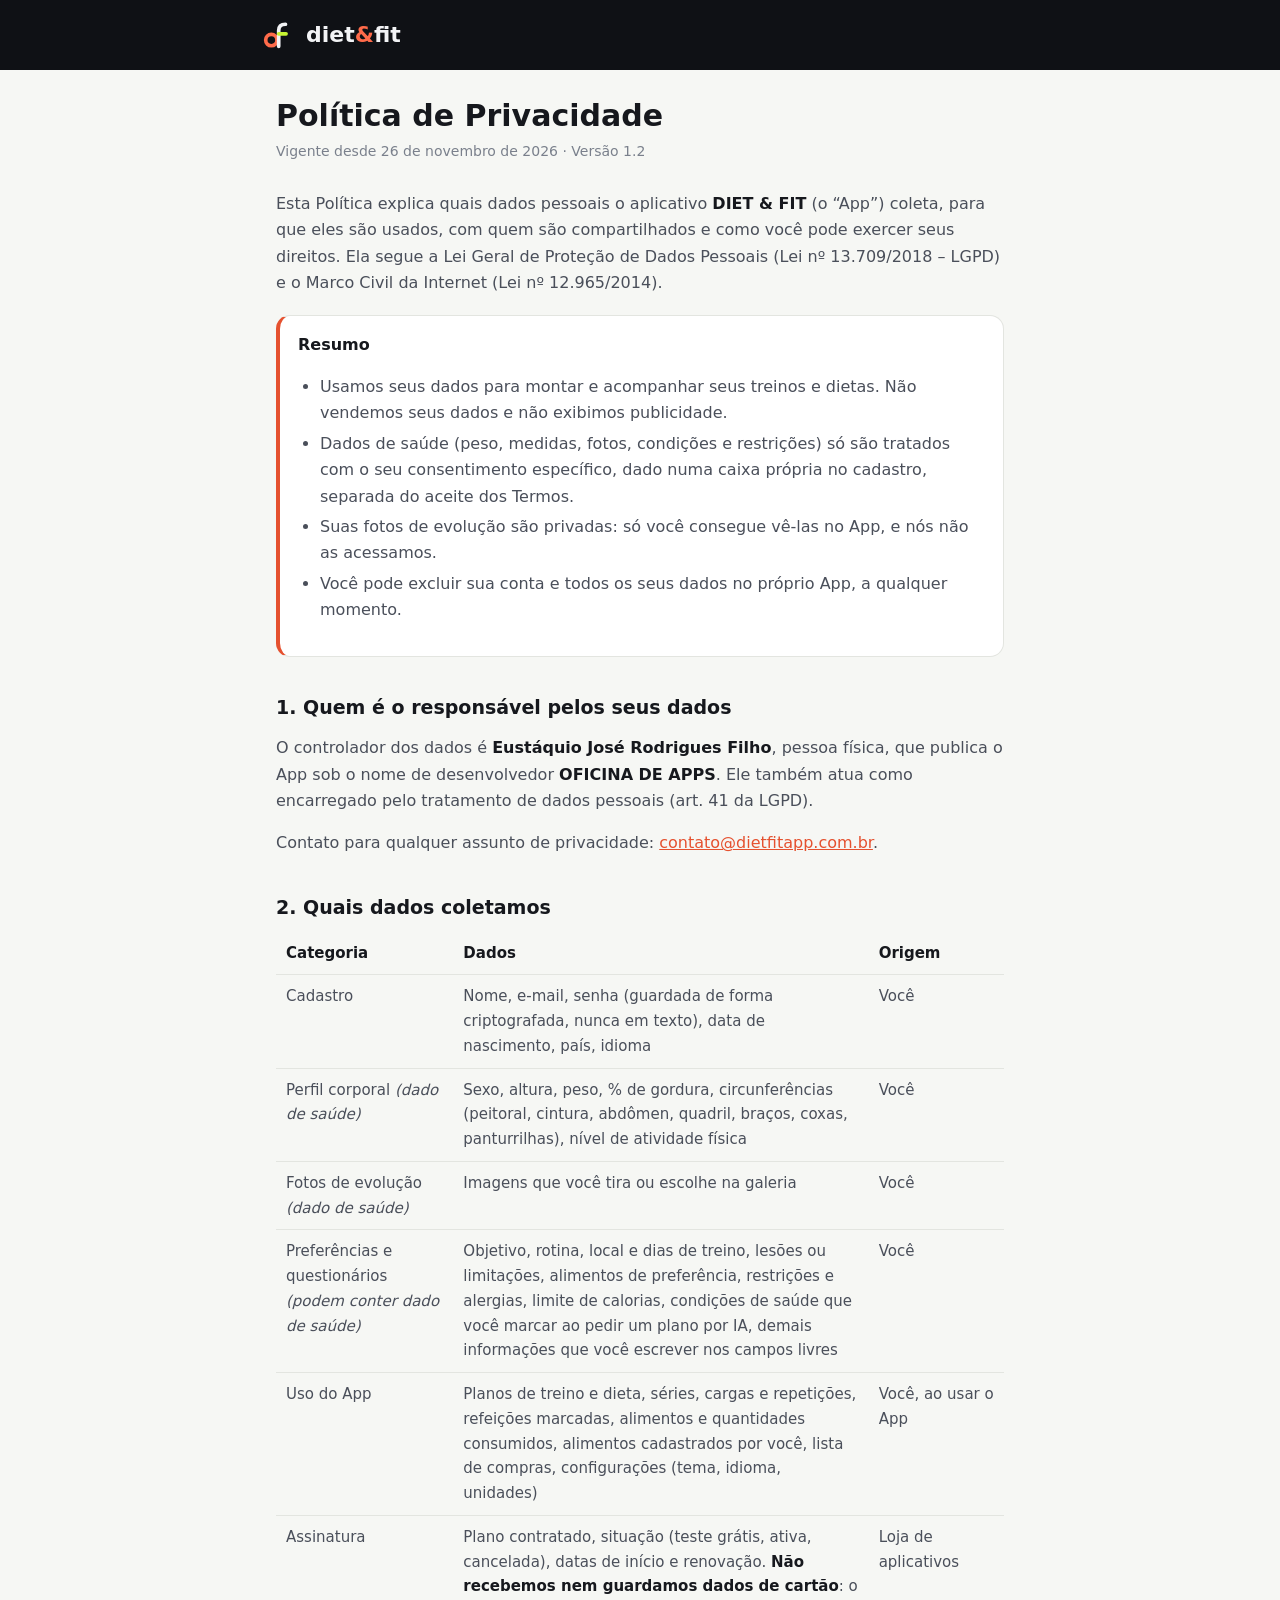
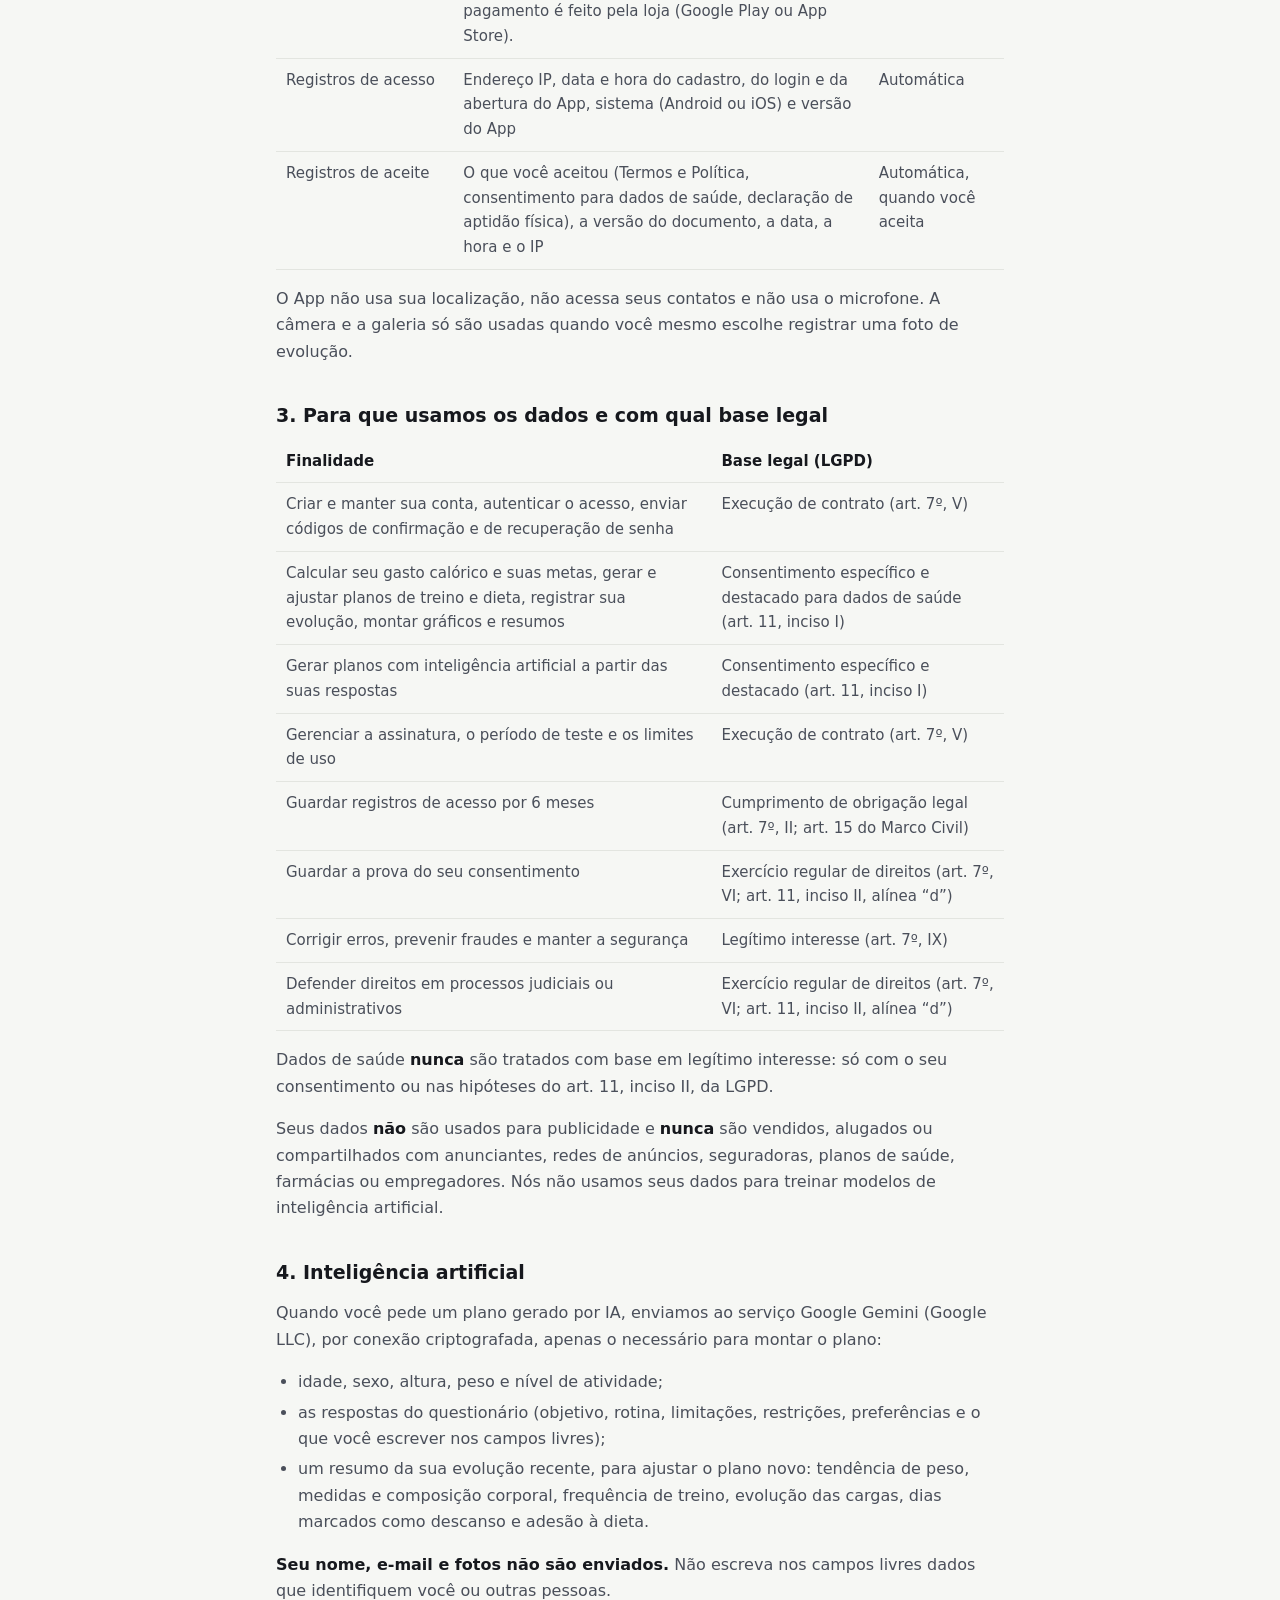
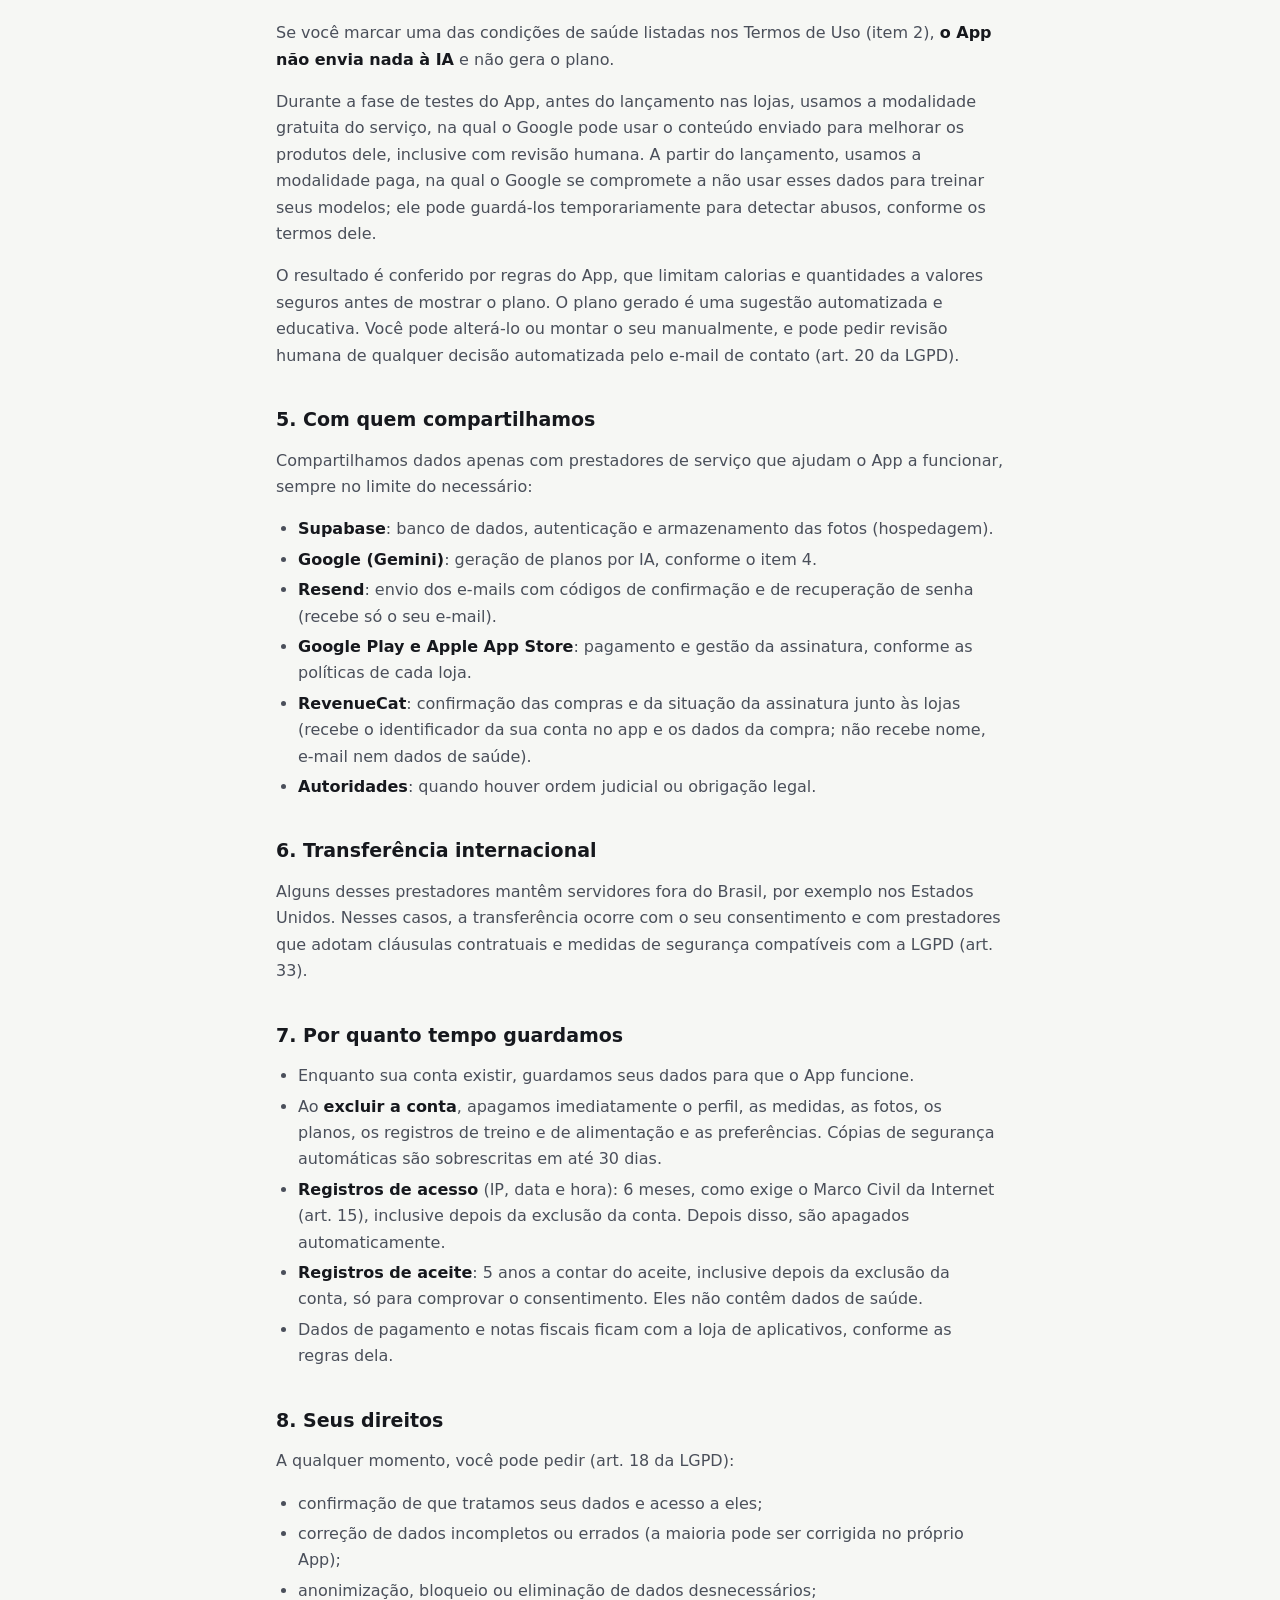
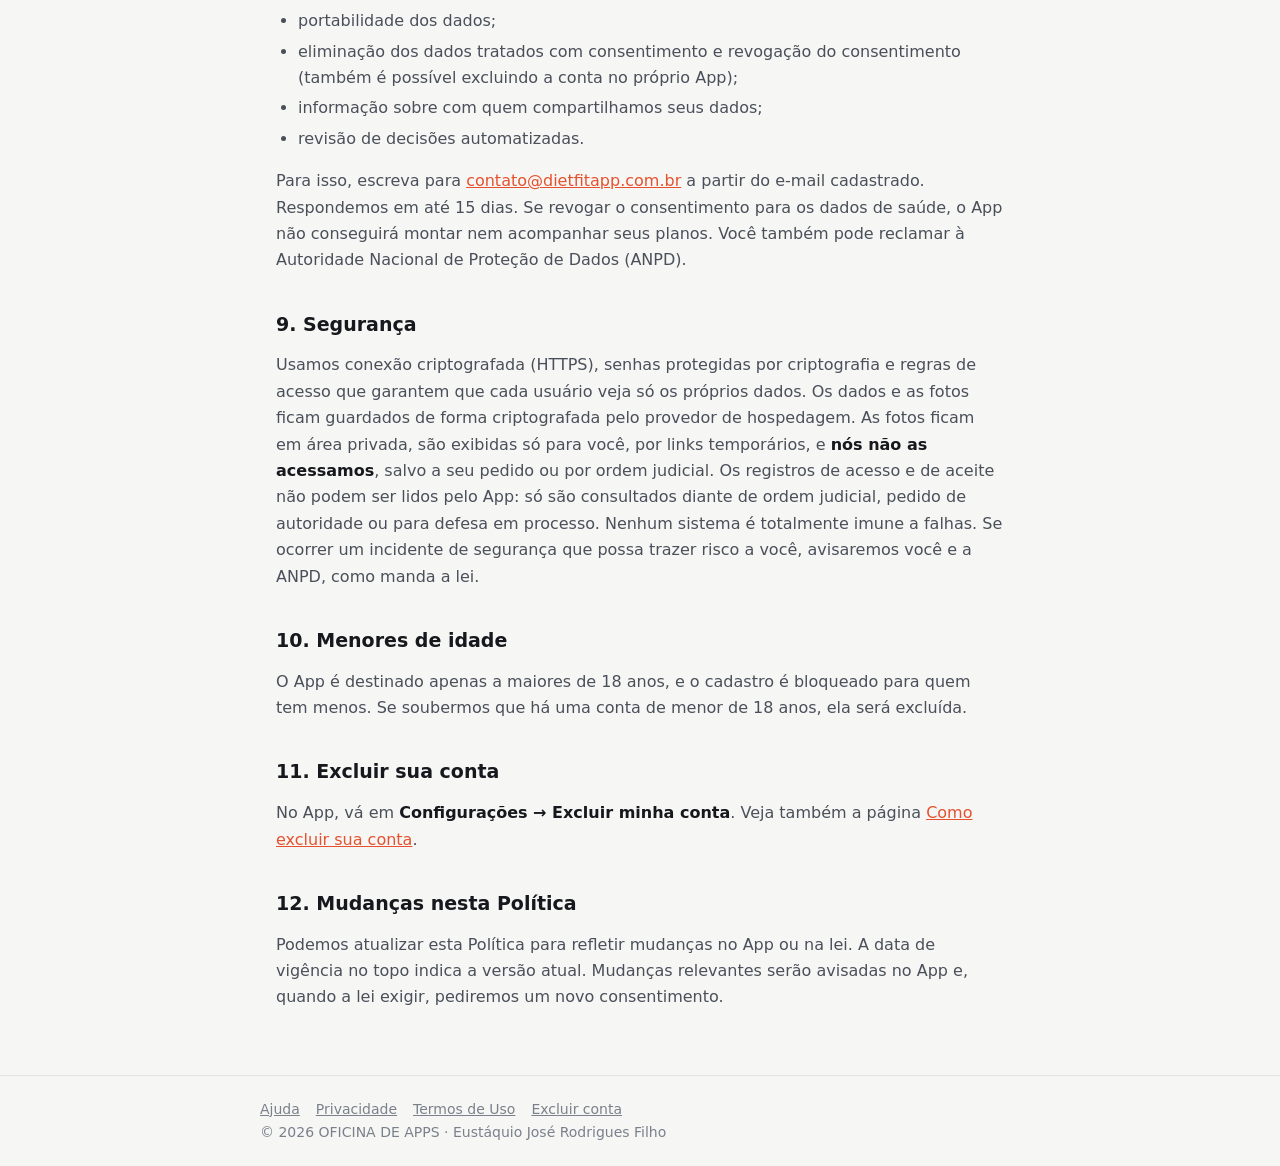
<file: privacidade.html>
<!doctype html>
<html lang="pt-BR">
<head>
<meta charset="utf-8">
<meta name="viewport" content="width=device-width, initial-scale=1">
<title>Política de Privacidade · DIET &amp; FIT</title>
<link rel="icon" href="favicon.png">
<link rel="stylesheet" href="estilo.css">
</head>
<body>
<header><div class="in"><a href="./"><svg width="34" height="34" viewBox="0 0 120 120" aria-hidden="true"><circle cx="40" cy="78" r="20" fill="none" stroke="#FF6B4A" stroke-width="13"/><path d="M66 100 L66 44 Q66 22 90 22" fill="none" stroke="#F2F3F5" stroke-width="13" stroke-linecap="round"/><line x1="66" y1="56" x2="92" y2="56" stroke="#C6F432" stroke-width="13" stroke-linecap="round"/></svg><b>diet<span>&amp;</span>fit</b></a></div></header>
<main>
<h1>Política de Privacidade</h1>
<p class="meta">Vigente desde 26 de novembro de 2026 · Versão 1.2</p>

<p>Esta Política explica quais dados pessoais o aplicativo <strong>DIET &amp; FIT</strong> (o “App”) coleta, para que eles são usados, com quem são compartilhados e como você pode exercer seus direitos. Ela segue a Lei Geral de Proteção de Dados Pessoais (Lei nº 13.709/2018 – LGPD) e o Marco Civil da Internet (Lei nº 12.965/2014).</p>

<div class="box diet"><strong>Resumo</strong>
<ul>
<li>Usamos seus dados para montar e acompanhar seus treinos e dietas. Não vendemos seus dados e não exibimos publicidade.</li>
<li>Dados de saúde (peso, medidas, fotos, condições e restrições) só são tratados com o seu consentimento específico, dado numa caixa própria no cadastro, separada do aceite dos Termos.</li>
<li>Suas fotos de evolução são privadas: só você consegue vê-las no App, e nós não as acessamos.</li>
<li>Você pode excluir sua conta e todos os seus dados no próprio App, a qualquer momento.</li>
</ul></div>

<h2>1. Quem é o responsável pelos seus dados</h2>
<p>O controlador dos dados é <strong>Eustáquio José Rodrigues Filho</strong>, pessoa física, que publica o App sob o nome de desenvolvedor <strong>OFICINA DE APPS</strong>. Ele também atua como encarregado pelo tratamento de dados pessoais (art. 41 da LGPD).</p>
<p>Contato para qualquer assunto de privacidade: <a href="mailto:contato@dietfitapp.com.br">contato@dietfitapp.com.br</a>.</p>

<h2>2. Quais dados coletamos</h2>
<table>
<tr><th>Categoria</th><th>Dados</th><th>Origem</th></tr>
<tr><td>Cadastro</td><td>Nome, e-mail, senha (guardada de forma criptografada, nunca em texto), data de nascimento, país, idioma</td><td>Você</td></tr>
<tr><td>Perfil corporal <em>(dado de saúde)</em></td><td>Sexo, altura, peso, % de gordura, circunferências (peitoral, cintura, abdômen, quadril, braços, coxas, panturrilhas), nível de atividade física</td><td>Você</td></tr>
<tr><td>Fotos de evolução <em>(dado de saúde)</em></td><td>Imagens que você tira ou escolhe na galeria</td><td>Você</td></tr>
<tr><td>Preferências e questionários <em>(podem conter dado de saúde)</em></td><td>Objetivo, rotina, local e dias de treino, lesões ou limitações, alimentos de preferência, restrições e alergias, limite de calorias, condições de saúde que você marcar ao pedir um plano por IA, demais informações que você escrever nos campos livres</td><td>Você</td></tr>
<tr><td>Uso do App</td><td>Planos de treino e dieta, séries, cargas e repetições, refeições marcadas, alimentos e quantidades consumidos, alimentos cadastrados por você, lista de compras, configurações (tema, idioma, unidades)</td><td>Você, ao usar o App</td></tr>
<tr><td>Assinatura</td><td>Plano contratado, situação (teste grátis, ativa, cancelada), datas de início e renovação. <strong>Não recebemos nem guardamos dados de cartão</strong>: o pagamento é feito pela loja (Google Play ou App Store).</td><td>Loja de aplicativos</td></tr>
<tr><td>Registros de acesso</td><td>Endereço IP, data e hora do cadastro, do login e da abertura do App, sistema (Android ou iOS) e versão do App</td><td>Automática</td></tr>
<tr><td>Registros de aceite</td><td>O que você aceitou (Termos e Política, consentimento para dados de saúde, declaração de aptidão física), a versão do documento, a data, a hora e o IP</td><td>Automática, quando você aceita</td></tr>
</table>
<p>O App não usa sua localização, não acessa seus contatos e não usa o microfone. A câmera e a galeria só são usadas quando você mesmo escolhe registrar uma foto de evolução.</p>

<h2>3. Para que usamos os dados e com qual base legal</h2>
<table>
<tr><th>Finalidade</th><th>Base legal (LGPD)</th></tr>
<tr><td>Criar e manter sua conta, autenticar o acesso, enviar códigos de confirmação e de recuperação de senha</td><td>Execução de contrato (art. 7º, V)</td></tr>
<tr><td>Calcular seu gasto calórico e suas metas, gerar e ajustar planos de treino e dieta, registrar sua evolução, montar gráficos e resumos</td><td>Consentimento específico e destacado para dados de saúde (art. 11, inciso I)</td></tr>
<tr><td>Gerar planos com inteligência artificial a partir das suas respostas</td><td>Consentimento específico e destacado (art. 11, inciso I)</td></tr>
<tr><td>Gerenciar a assinatura, o período de teste e os limites de uso</td><td>Execução de contrato (art. 7º, V)</td></tr>
<tr><td>Guardar registros de acesso por 6 meses</td><td>Cumprimento de obrigação legal (art. 7º, II; art. 15 do Marco Civil)</td></tr>
<tr><td>Guardar a prova do seu consentimento</td><td>Exercício regular de direitos (art. 7º, VI; art. 11, inciso II, alínea “d”)</td></tr>
<tr><td>Corrigir erros, prevenir fraudes e manter a segurança</td><td>Legítimo interesse (art. 7º, IX)</td></tr>
<tr><td>Defender direitos em processos judiciais ou administrativos</td><td>Exercício regular de direitos (art. 7º, VI; art. 11, inciso II, alínea “d”)</td></tr>
</table>
<p>Dados de saúde <strong>nunca</strong> são tratados com base em legítimo interesse: só com o seu consentimento ou nas hipóteses do art. 11, inciso II, da LGPD.</p>
<p>Seus dados <strong>não</strong> são usados para publicidade e <strong>nunca</strong> são vendidos, alugados ou compartilhados com anunciantes, redes de anúncios, seguradoras, planos de saúde, farmácias ou empregadores. Nós não usamos seus dados para treinar modelos de inteligência artificial.</p>

<h2>4. Inteligência artificial</h2>
<p>Quando você pede um plano gerado por IA, enviamos ao serviço Google Gemini (Google LLC), por conexão criptografada, apenas o necessário para montar o plano:</p>
<ul>
<li>idade, sexo, altura, peso e nível de atividade;</li>
<li>as respostas do questionário (objetivo, rotina, limitações, restrições, preferências e o que você escrever nos campos livres);</li>
<li>um resumo da sua evolução recente, para ajustar o plano novo: tendência de peso, medidas e composição corporal, frequência de treino, evolução das cargas, dias marcados como descanso e adesão à dieta.</li>
</ul>
<p><strong>Seu nome, e-mail e fotos não são enviados.</strong> Não escreva nos campos livres dados que identifiquem você ou outras pessoas.</p>
<p>Se você marcar uma das condições de saúde listadas nos Termos de Uso (item 2), <strong>o App não envia nada à IA</strong> e não gera o plano.</p>
<p>Durante a fase de testes do App, antes do lançamento nas lojas, usamos a modalidade gratuita do serviço, na qual o Google pode usar o conteúdo enviado para melhorar os produtos dele, inclusive com revisão humana. A partir do lançamento, usamos a modalidade paga, na qual o Google se compromete a não usar esses dados para treinar seus modelos; ele pode guardá-los temporariamente para detectar abusos, conforme os termos dele.</p>
<p>O resultado é conferido por regras do App, que limitam calorias e quantidades a valores seguros antes de mostrar o plano. O plano gerado é uma sugestão automatizada e educativa. Você pode alterá-lo ou montar o seu manualmente, e pode pedir revisão humana de qualquer decisão automatizada pelo e-mail de contato (art. 20 da LGPD).</p>

<h2>5. Com quem compartilhamos</h2>
<p>Compartilhamos dados apenas com prestadores de serviço que ajudam o App a funcionar, sempre no limite do necessário:</p>
<ul>
<li><strong>Supabase</strong>: banco de dados, autenticação e armazenamento das fotos (hospedagem).</li>
<li><strong>Google (Gemini)</strong>: geração de planos por IA, conforme o item 4.</li>
<li><strong>Resend</strong>: envio dos e-mails com códigos de confirmação e de recuperação de senha (recebe só o seu e-mail).</li>
<li><strong>Google Play e Apple App Store</strong>: pagamento e gestão da assinatura, conforme as políticas de cada loja.</li>
<li><strong>RevenueCat</strong>: confirmação das compras e da situação da assinatura junto às lojas (recebe o identificador da sua conta no app e os dados da compra; não recebe nome, e-mail nem dados de saúde).</li>
<li><strong>Autoridades</strong>: quando houver ordem judicial ou obrigação legal.</li>
</ul>

<h2>6. Transferência internacional</h2>
<p>Alguns desses prestadores mantêm servidores fora do Brasil, por exemplo nos Estados Unidos. Nesses casos, a transferência ocorre com o seu consentimento e com prestadores que adotam cláusulas contratuais e medidas de segurança compatíveis com a LGPD (art. 33).</p>

<h2>7. Por quanto tempo guardamos</h2>
<ul>
<li>Enquanto sua conta existir, guardamos seus dados para que o App funcione.</li>
<li>Ao <strong>excluir a conta</strong>, apagamos imediatamente o perfil, as medidas, as fotos, os planos, os registros de treino e de alimentação e as preferências. Cópias de segurança automáticas são sobrescritas em até 30 dias.</li>
<li><strong>Registros de acesso</strong> (IP, data e hora): 6 meses, como exige o Marco Civil da Internet (art. 15), inclusive depois da exclusão da conta. Depois disso, são apagados automaticamente.</li>
<li><strong>Registros de aceite</strong>: 5 anos a contar do aceite, inclusive depois da exclusão da conta, só para comprovar o consentimento. Eles não contêm dados de saúde.</li>
<li>Dados de pagamento e notas fiscais ficam com a loja de aplicativos, conforme as regras dela.</li>
</ul>

<h2>8. Seus direitos</h2>
<p>A qualquer momento, você pode pedir (art. 18 da LGPD):</p>
<ul>
<li>confirmação de que tratamos seus dados e acesso a eles;</li>
<li>correção de dados incompletos ou errados (a maioria pode ser corrigida no próprio App);</li>
<li>anonimização, bloqueio ou eliminação de dados desnecessários;</li>
<li>portabilidade dos dados;</li>
<li>eliminação dos dados tratados com consentimento e revogação do consentimento (também é possível excluindo a conta no próprio App);</li>
<li>informação sobre com quem compartilhamos seus dados;</li>
<li>revisão de decisões automatizadas.</li>
</ul>
<p>Para isso, escreva para <a href="mailto:contato@dietfitapp.com.br">contato@dietfitapp.com.br</a> a partir do e-mail cadastrado. Respondemos em até 15 dias. Se revogar o consentimento para os dados de saúde, o App não conseguirá montar nem acompanhar seus planos. Você também pode reclamar à Autoridade Nacional de Proteção de Dados (ANPD).</p>

<h2>9. Segurança</h2>
<p>Usamos conexão criptografada (HTTPS), senhas protegidas por criptografia e regras de acesso que garantem que cada usuário veja só os próprios dados. Os dados e as fotos ficam guardados de forma criptografada pelo provedor de hospedagem. As fotos ficam em área privada, são exibidas só para você, por links temporários, e <strong>nós não as acessamos</strong>, salvo a seu pedido ou por ordem judicial. Os registros de acesso e de aceite não podem ser lidos pelo App: só são consultados diante de ordem judicial, pedido de autoridade ou para defesa em processo. Nenhum sistema é totalmente imune a falhas. Se ocorrer um incidente de segurança que possa trazer risco a você, avisaremos você e a ANPD, como manda a lei.</p>

<h2>10. Menores de idade</h2>
<p>O App é destinado apenas a maiores de 18 anos, e o cadastro é bloqueado para quem tem menos. Se soubermos que há uma conta de menor de 18 anos, ela será excluída.</p>

<h2>11. Excluir sua conta</h2>
<p>No App, vá em <strong>Configurações → Excluir minha conta</strong>. Veja também a página <a href="excluir-conta.html">Como excluir sua conta</a>.</p>

<h2>12. Mudanças nesta Política</h2>
<p>Podemos atualizar esta Política para refletir mudanças no App ou na lei. A data de vigência no topo indica a versão atual. Mudanças relevantes serão avisadas no App e, quando a lei exigir, pediremos um novo consentimento.</p>
</main>
<footer><div class="in"><a href="ajuda.html">Ajuda</a><a href="privacidade.html">Privacidade</a><a href="termos.html">Termos de Uso</a><a href="excluir-conta.html">Excluir conta</a><br>© 2026 OFICINA DE APPS · Eustáquio José Rodrigues Filho</div></footer>
</body>
</html>
</file>
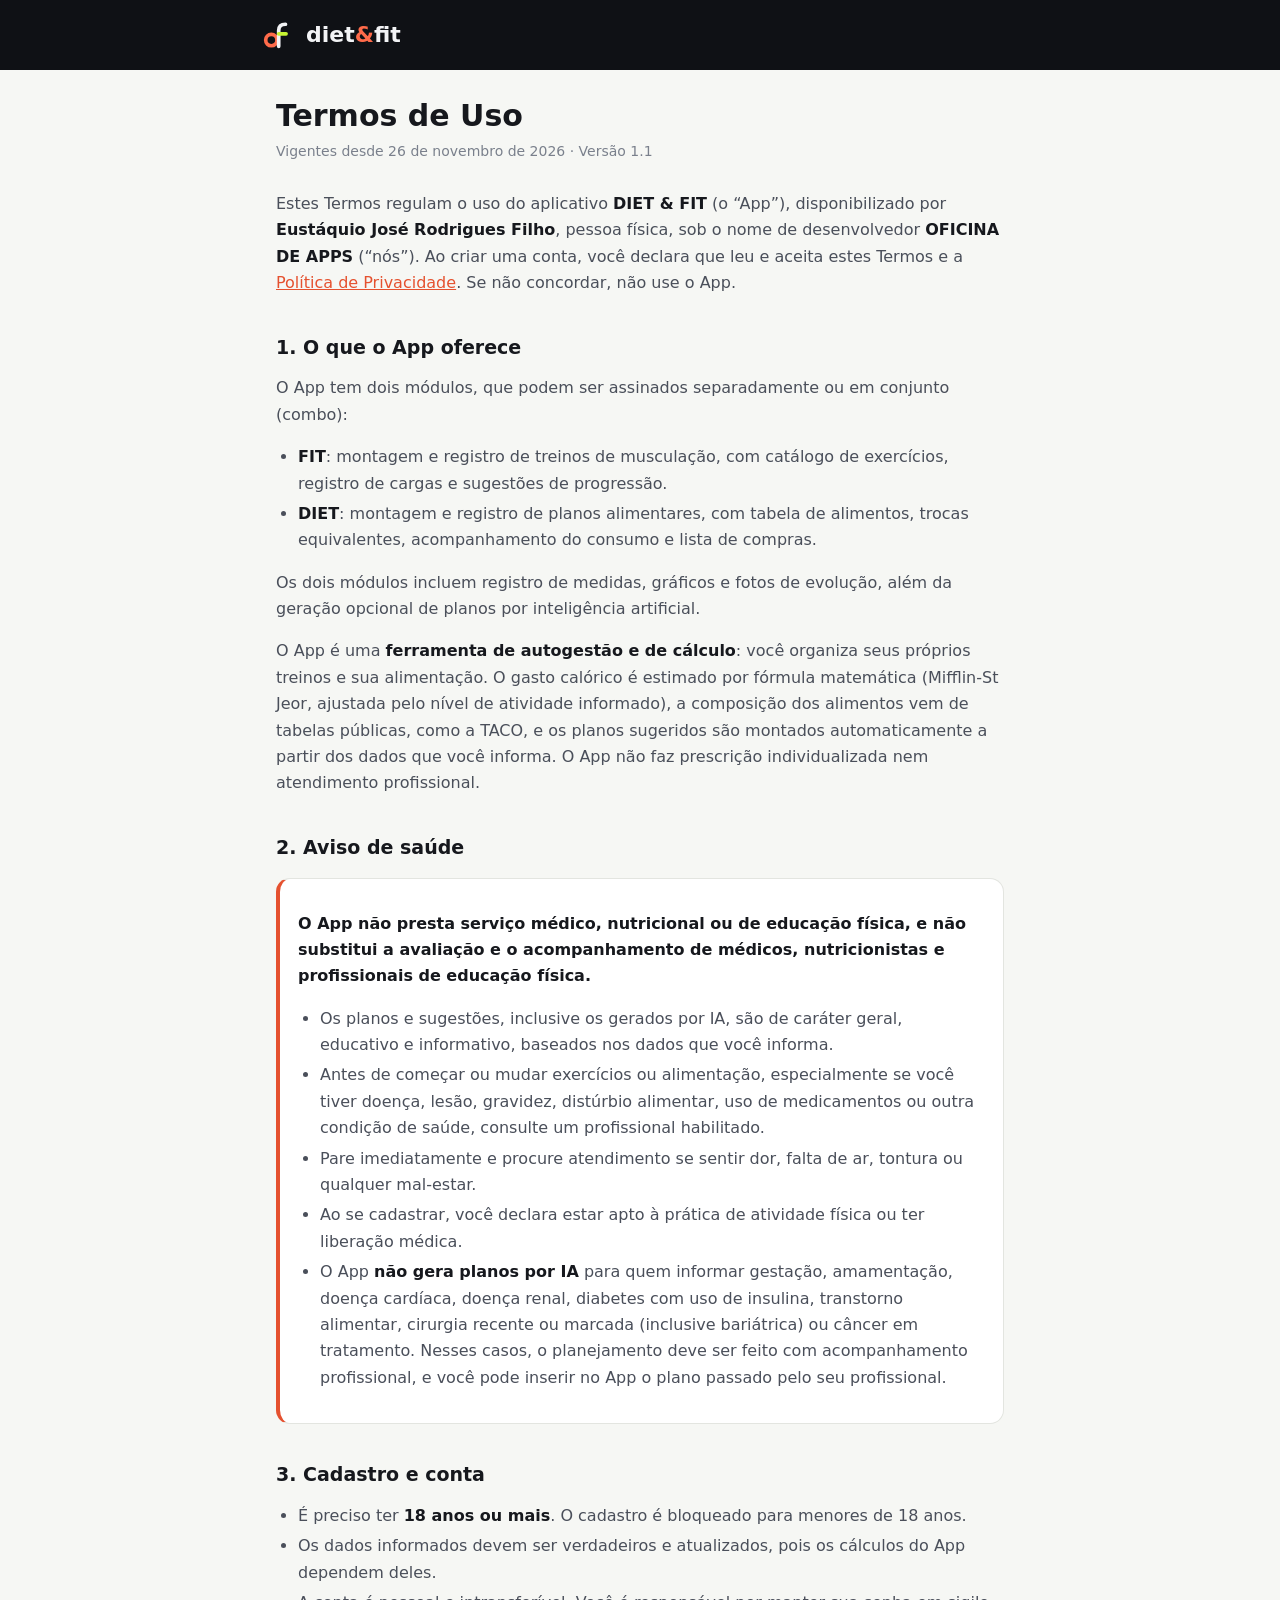
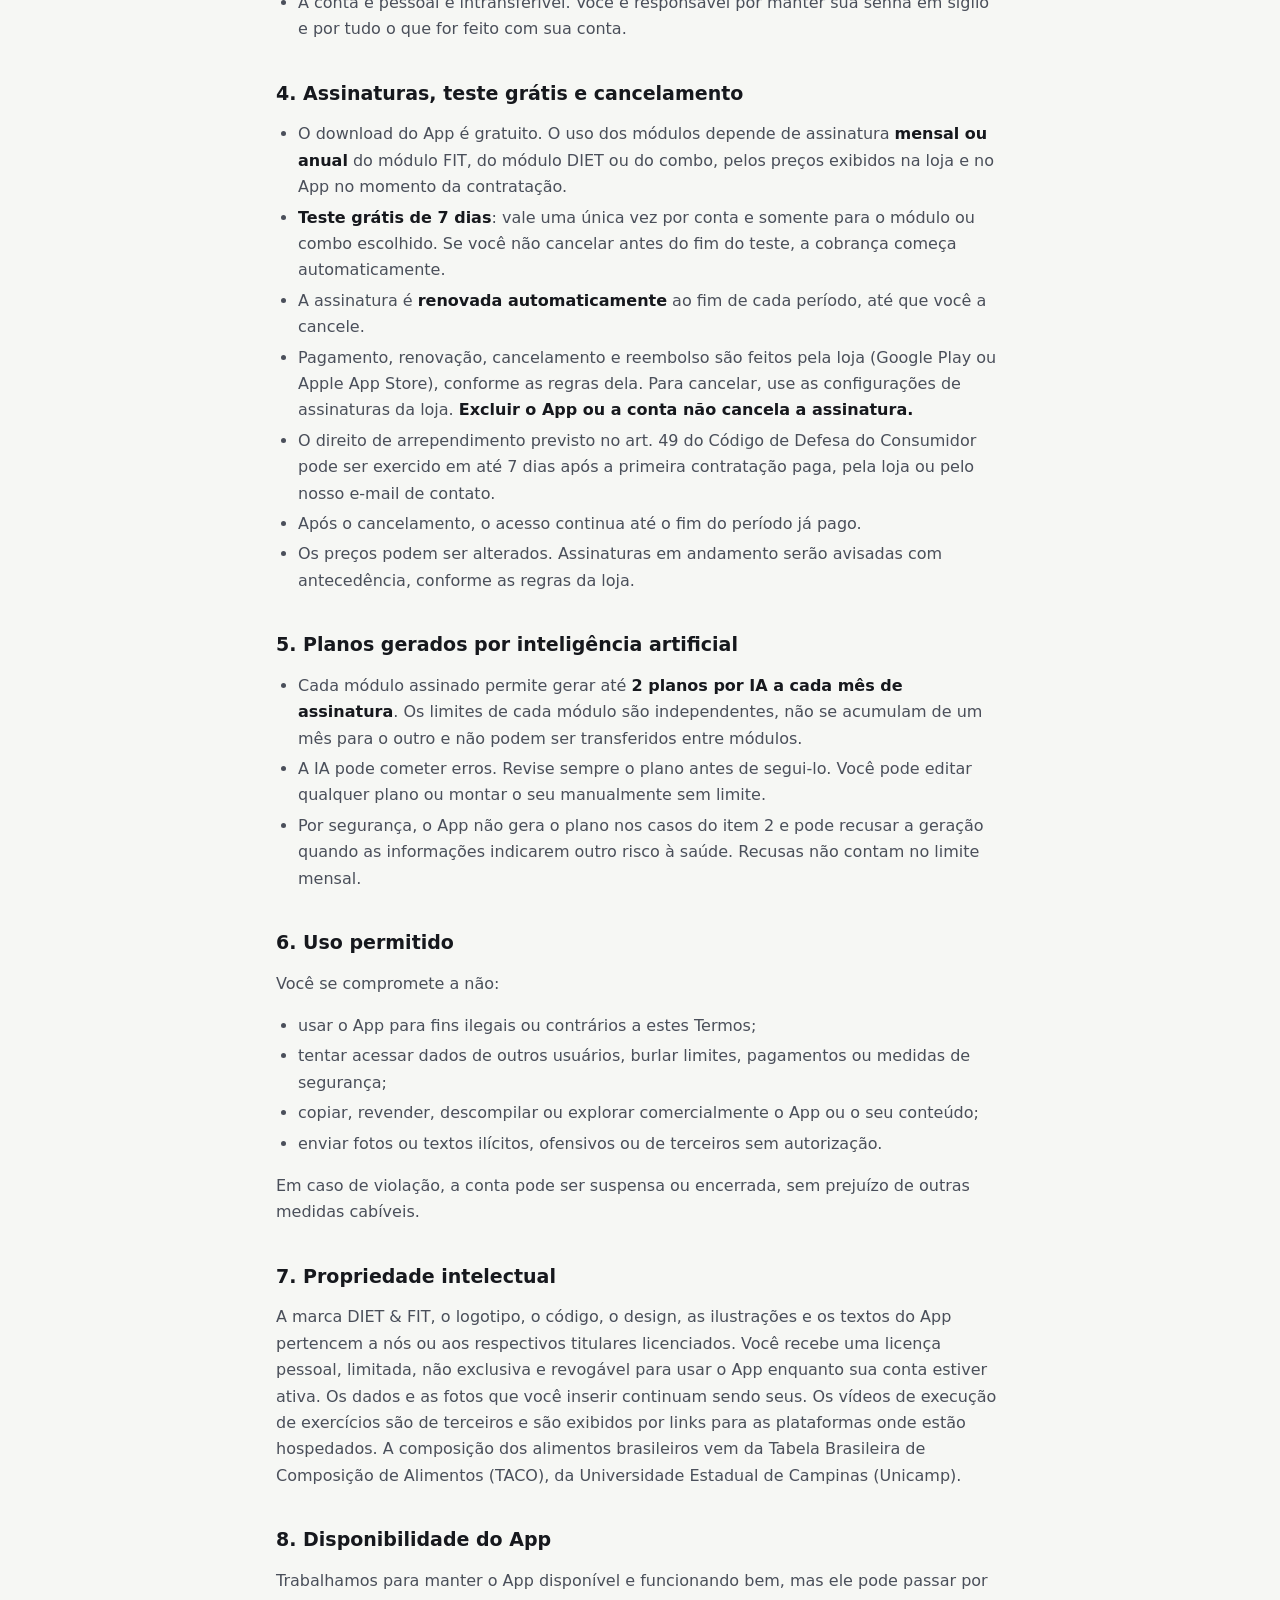
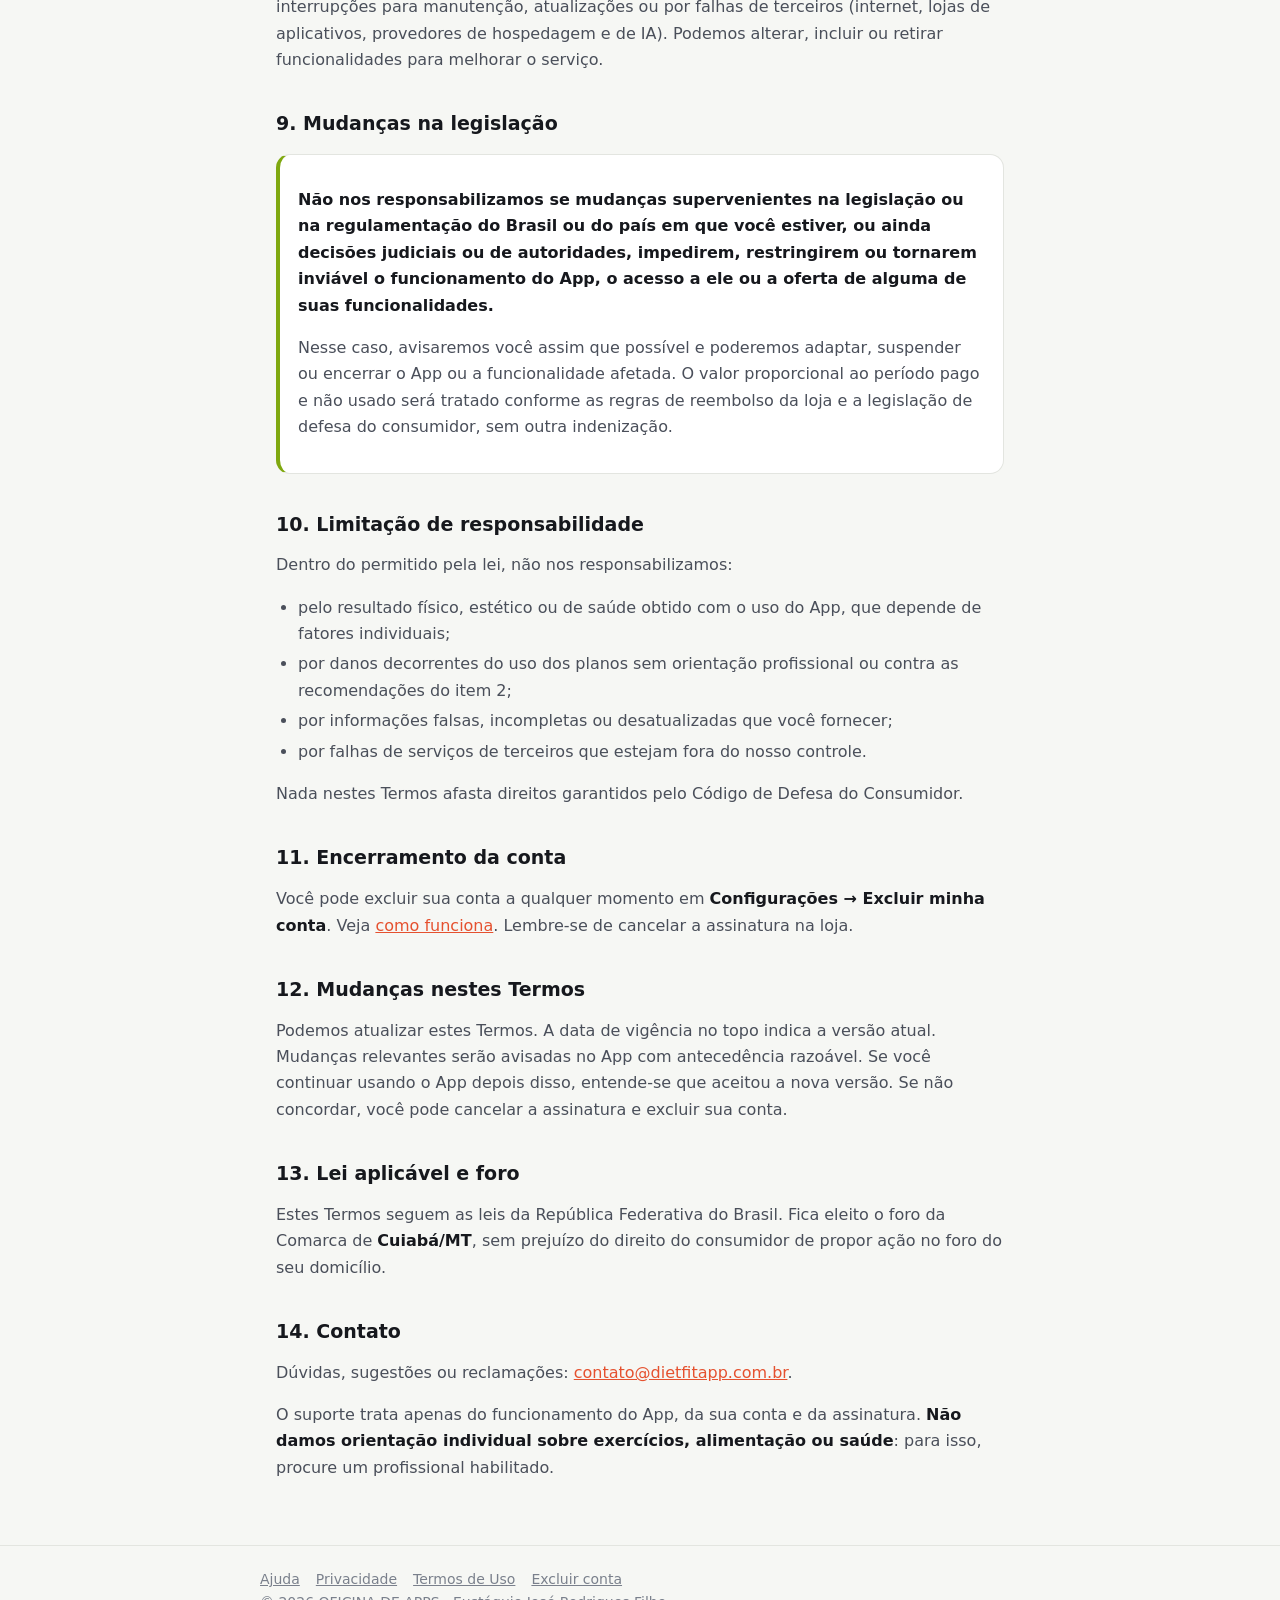
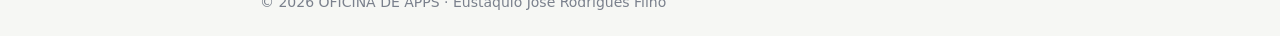
<file: termos.html>
<!doctype html>
<html lang="pt-BR">
<head>
<meta charset="utf-8">
<meta name="viewport" content="width=device-width, initial-scale=1">
<title>Termos de Uso · DIET &amp; FIT</title>
<link rel="icon" href="favicon.png">
<link rel="stylesheet" href="estilo.css">
</head>
<body>
<header><div class="in"><a href="./"><svg width="34" height="34" viewBox="0 0 120 120" aria-hidden="true"><circle cx="40" cy="78" r="20" fill="none" stroke="#FF6B4A" stroke-width="13"/><path d="M66 100 L66 44 Q66 22 90 22" fill="none" stroke="#F2F3F5" stroke-width="13" stroke-linecap="round"/><line x1="66" y1="56" x2="92" y2="56" stroke="#C6F432" stroke-width="13" stroke-linecap="round"/></svg><b>diet<span>&amp;</span>fit</b></a></div></header>
<main>
<h1>Termos de Uso</h1>
<p class="meta">Vigentes desde 26 de novembro de 2026 · Versão 1.1</p>

<p>Estes Termos regulam o uso do aplicativo <strong>DIET &amp; FIT</strong> (o “App”), disponibilizado por <strong>Eustáquio José Rodrigues Filho</strong>, pessoa física, sob o nome de desenvolvedor <strong>OFICINA DE APPS</strong> (“nós”). Ao criar uma conta, você declara que leu e aceita estes Termos e a <a href="privacidade.html">Política de Privacidade</a>. Se não concordar, não use o App.</p>

<h2>1. O que o App oferece</h2>
<p>O App tem dois módulos, que podem ser assinados separadamente ou em conjunto (combo):</p>
<ul>
<li><strong>FIT</strong>: montagem e registro de treinos de musculação, com catálogo de exercícios, registro de cargas e sugestões de progressão.</li>
<li><strong>DIET</strong>: montagem e registro de planos alimentares, com tabela de alimentos, trocas equivalentes, acompanhamento do consumo e lista de compras.</li>
</ul>
<p>Os dois módulos incluem registro de medidas, gráficos e fotos de evolução, além da geração opcional de planos por inteligência artificial.</p>
<p>O App é uma <strong>ferramenta de autogestão e de cálculo</strong>: você organiza seus próprios treinos e sua alimentação. O gasto calórico é estimado por fórmula matemática (Mifflin-St Jeor, ajustada pelo nível de atividade informado), a composição dos alimentos vem de tabelas públicas, como a TACO, e os planos sugeridos são montados automaticamente a partir dos dados que você informa. O App não faz prescrição individualizada nem atendimento profissional.</p>

<h2>2. Aviso de saúde</h2>
<div class="box diet">
<p><strong>O App não presta serviço médico, nutricional ou de educação física, e não substitui a avaliação e o acompanhamento de médicos, nutricionistas e profissionais de educação física.</strong></p>
<ul>
<li>Os planos e sugestões, inclusive os gerados por IA, são de caráter geral, educativo e informativo, baseados nos dados que você informa.</li>
<li>Antes de começar ou mudar exercícios ou alimentação, especialmente se você tiver doença, lesão, gravidez, distúrbio alimentar, uso de medicamentos ou outra condição de saúde, consulte um profissional habilitado.</li>
<li>Pare imediatamente e procure atendimento se sentir dor, falta de ar, tontura ou qualquer mal-estar.</li>
<li>Ao se cadastrar, você declara estar apto à prática de atividade física ou ter liberação médica.</li>
<li>O App <strong>não gera planos por IA</strong> para quem informar gestação, amamentação, doença cardíaca, doença renal, diabetes com uso de insulina, transtorno alimentar, cirurgia recente ou marcada (inclusive bariátrica) ou câncer em tratamento. Nesses casos, o planejamento deve ser feito com acompanhamento profissional, e você pode inserir no App o plano passado pelo seu profissional.</li>
</ul></div>

<h2>3. Cadastro e conta</h2>
<ul>
<li>É preciso ter <strong>18 anos ou mais</strong>. O cadastro é bloqueado para menores de 18 anos.</li>
<li>Os dados informados devem ser verdadeiros e atualizados, pois os cálculos do App dependem deles.</li>
<li>A conta é pessoal e intransferível. Você é responsável por manter sua senha em sigilo e por tudo o que for feito com sua conta.</li>
</ul>

<h2>4. Assinaturas, teste grátis e cancelamento</h2>
<ul>
<li>O download do App é gratuito. O uso dos módulos depende de assinatura <strong>mensal ou anual</strong> do módulo FIT, do módulo DIET ou do combo, pelos preços exibidos na loja e no App no momento da contratação.</li>
<li><strong>Teste grátis de 7 dias</strong>: vale uma única vez por conta e somente para o módulo ou combo escolhido. Se você não cancelar antes do fim do teste, a cobrança começa automaticamente.</li>
<li>A assinatura é <strong>renovada automaticamente</strong> ao fim de cada período, até que você a cancele.</li>
<li>Pagamento, renovação, cancelamento e reembolso são feitos pela loja (Google Play ou Apple App Store), conforme as regras dela. Para cancelar, use as configurações de assinaturas da loja. <strong>Excluir o App ou a conta não cancela a assinatura.</strong></li>
<li>O direito de arrependimento previsto no art. 49 do Código de Defesa do Consumidor pode ser exercido em até 7 dias após a primeira contratação paga, pela loja ou pelo nosso e-mail de contato.</li>
<li>Após o cancelamento, o acesso continua até o fim do período já pago.</li>
<li>Os preços podem ser alterados. Assinaturas em andamento serão avisadas com antecedência, conforme as regras da loja.</li>
</ul>

<h2>5. Planos gerados por inteligência artificial</h2>
<ul>
<li>Cada módulo assinado permite gerar até <strong>2 planos por IA a cada mês de assinatura</strong>. Os limites de cada módulo são independentes, não se acumulam de um mês para o outro e não podem ser transferidos entre módulos.</li>
<li>A IA pode cometer erros. Revise sempre o plano antes de segui-lo. Você pode editar qualquer plano ou montar o seu manualmente sem limite.</li>
<li>Por segurança, o App não gera o plano nos casos do item 2 e pode recusar a geração quando as informações indicarem outro risco à saúde. Recusas não contam no limite mensal.</li>
</ul>

<h2>6. Uso permitido</h2>
<p>Você se compromete a não:</p>
<ul>
<li>usar o App para fins ilegais ou contrários a estes Termos;</li>
<li>tentar acessar dados de outros usuários, burlar limites, pagamentos ou medidas de segurança;</li>
<li>copiar, revender, descompilar ou explorar comercialmente o App ou o seu conteúdo;</li>
<li>enviar fotos ou textos ilícitos, ofensivos ou de terceiros sem autorização.</li>
</ul>
<p>Em caso de violação, a conta pode ser suspensa ou encerrada, sem prejuízo de outras medidas cabíveis.</p>

<h2>7. Propriedade intelectual</h2>
<p>A marca DIET &amp; FIT, o logotipo, o código, o design, as ilustrações e os textos do App pertencem a nós ou aos respectivos titulares licenciados. Você recebe uma licença pessoal, limitada, não exclusiva e revogável para usar o App enquanto sua conta estiver ativa. Os dados e as fotos que você inserir continuam sendo seus. Os vídeos de execução de exercícios são de terceiros e são exibidos por links para as plataformas onde estão hospedados. A composição dos alimentos brasileiros vem da Tabela Brasileira de Composição de Alimentos (TACO), da Universidade Estadual de Campinas (Unicamp).</p>

<h2>8. Disponibilidade do App</h2>
<p>Trabalhamos para manter o App disponível e funcionando bem, mas ele pode passar por interrupções para manutenção, atualizações ou por falhas de terceiros (internet, lojas de aplicativos, provedores de hospedagem e de IA). Podemos alterar, incluir ou retirar funcionalidades para melhorar o serviço.</p>

<h2>9. Mudanças na legislação</h2>
<div class="box fit">
<p><strong>Não nos responsabilizamos se mudanças supervenientes na legislação ou na regulamentação do Brasil ou do país em que você estiver, ou ainda decisões judiciais ou de autoridades, impedirem, restringirem ou tornarem inviável o funcionamento do App, o acesso a ele ou a oferta de alguma de suas funcionalidades.</strong></p>
<p>Nesse caso, avisaremos você assim que possível e poderemos adaptar, suspender ou encerrar o App ou a funcionalidade afetada. O valor proporcional ao período pago e não usado será tratado conforme as regras de reembolso da loja e a legislação de defesa do consumidor, sem outra indenização.</p>
</div>

<h2>10. Limitação de responsabilidade</h2>
<p>Dentro do permitido pela lei, não nos responsabilizamos:</p>
<ul>
<li>pelo resultado físico, estético ou de saúde obtido com o uso do App, que depende de fatores individuais;</li>
<li>por danos decorrentes do uso dos planos sem orientação profissional ou contra as recomendações do item 2;</li>
<li>por informações falsas, incompletas ou desatualizadas que você fornecer;</li>
<li>por falhas de serviços de terceiros que estejam fora do nosso controle.</li>
</ul>
<p>Nada nestes Termos afasta direitos garantidos pelo Código de Defesa do Consumidor.</p>

<h2>11. Encerramento da conta</h2>
<p>Você pode excluir sua conta a qualquer momento em <strong>Configurações → Excluir minha conta</strong>. Veja <a href="excluir-conta.html">como funciona</a>. Lembre-se de cancelar a assinatura na loja.</p>

<h2>12. Mudanças nestes Termos</h2>
<p>Podemos atualizar estes Termos. A data de vigência no topo indica a versão atual. Mudanças relevantes serão avisadas no App com antecedência razoável. Se você continuar usando o App depois disso, entende-se que aceitou a nova versão. Se não concordar, você pode cancelar a assinatura e excluir sua conta.</p>

<h2>13. Lei aplicável e foro</h2>
<p>Estes Termos seguem as leis da República Federativa do Brasil. Fica eleito o foro da Comarca de <strong>Cuiabá/MT</strong>, sem prejuízo do direito do consumidor de propor ação no foro do seu domicílio.</p>

<h2>14. Contato</h2>
<p>Dúvidas, sugestões ou reclamações: <a href="mailto:contato@dietfitapp.com.br">contato@dietfitapp.com.br</a>.</p>
<p>O suporte trata apenas do funcionamento do App, da sua conta e da assinatura. <strong>Não damos orientação individual sobre exercícios, alimentação ou saúde</strong>: para isso, procure um profissional habilitado.</p>
</main>
<footer><div class="in"><a href="ajuda.html">Ajuda</a><a href="privacidade.html">Privacidade</a><a href="termos.html">Termos de Uso</a><a href="excluir-conta.html">Excluir conta</a><br>© 2026 OFICINA DE APPS · Eustáquio José Rodrigues Filho</div></footer>
</body>
</html>
</file>
<file: estilo.css>
:root{--bg:#F6F7F4;--card:#FFFFFF;--text:#16181D;--soft:#4A4F5A;--muted:#7A808C;--line:#E3E5E0;--fit:#7FA80F;--diet:#E5512F;--ink:#0F1115}
@media (prefers-color-scheme:dark){:root{--bg:#0F1115;--card:#171A20;--text:#F2F3F5;--soft:#C3C7CF;--muted:#8C929D;--line:#262A32;--fit:#C6F432;--diet:#FF6B4A}}
*{box-sizing:border-box}
body{margin:0;background:var(--bg);color:var(--text);font:16px/1.65 Inter,system-ui,-apple-system,"Segoe UI",Roboto,Arial,sans-serif}
header{background:#0F1115;padding:18px 16px}
header .in,main,footer .in{max-width:760px;margin:0 auto}
header a{display:flex;align-items:center;gap:12px;color:#F2F3F5;text-decoration:none;font:700 22px/1 "Space Grotesk",Inter,system-ui,sans-serif}
header a span{color:#FF6B4A}
main{padding:28px 16px 48px}
h1{font:700 30px/1.2 "Space Grotesk",Inter,system-ui,sans-serif;margin:0 0 6px}
.meta{color:var(--muted);font-size:14px;margin:0 0 28px}
h2{font:700 19px/1.3 "Space Grotesk",Inter,system-ui,sans-serif;margin:34px 0 8px;padding-top:4px}
h3{font-size:16px;margin:20px 0 4px}
p,li{color:var(--soft)}
strong{color:var(--text)}
ul,ol{padding-left:22px}
li{margin:4px 0}
a{color:var(--diet)}
.box{background:var(--card);border:1px solid var(--line);border-radius:14px;padding:16px 18px;margin:18px 0}
.box.fit{border-left:4px solid var(--fit)}
.box.diet{border-left:4px solid var(--diet)}
table{width:100%;border-collapse:collapse;margin:12px 0;font-size:15px}
th,td{text-align:left;padding:9px 10px;border-bottom:1px solid var(--line);vertical-align:top}
th{color:var(--text);font-weight:600}
td{color:var(--soft)}
.toc{columns:2;column-gap:28px;padding-left:20px}
@media (max-width:560px){.toc{columns:1}table{font-size:14px}}
footer{border-top:1px solid var(--line);padding:22px 16px;color:var(--muted);font-size:14px}
footer a{color:var(--muted);margin-right:16px}
.grid{display:grid;gap:12px;grid-template-columns:repeat(auto-fit,minmax(200px,1fr));margin:24px 0}
.grid a{display:block;background:var(--card);border:1px solid var(--line);border-radius:14px;padding:16px;text-decoration:none;color:var(--text);font-weight:600}
.grid a small{display:block;color:var(--muted);font-weight:400;margin-top:4px}
</file>
